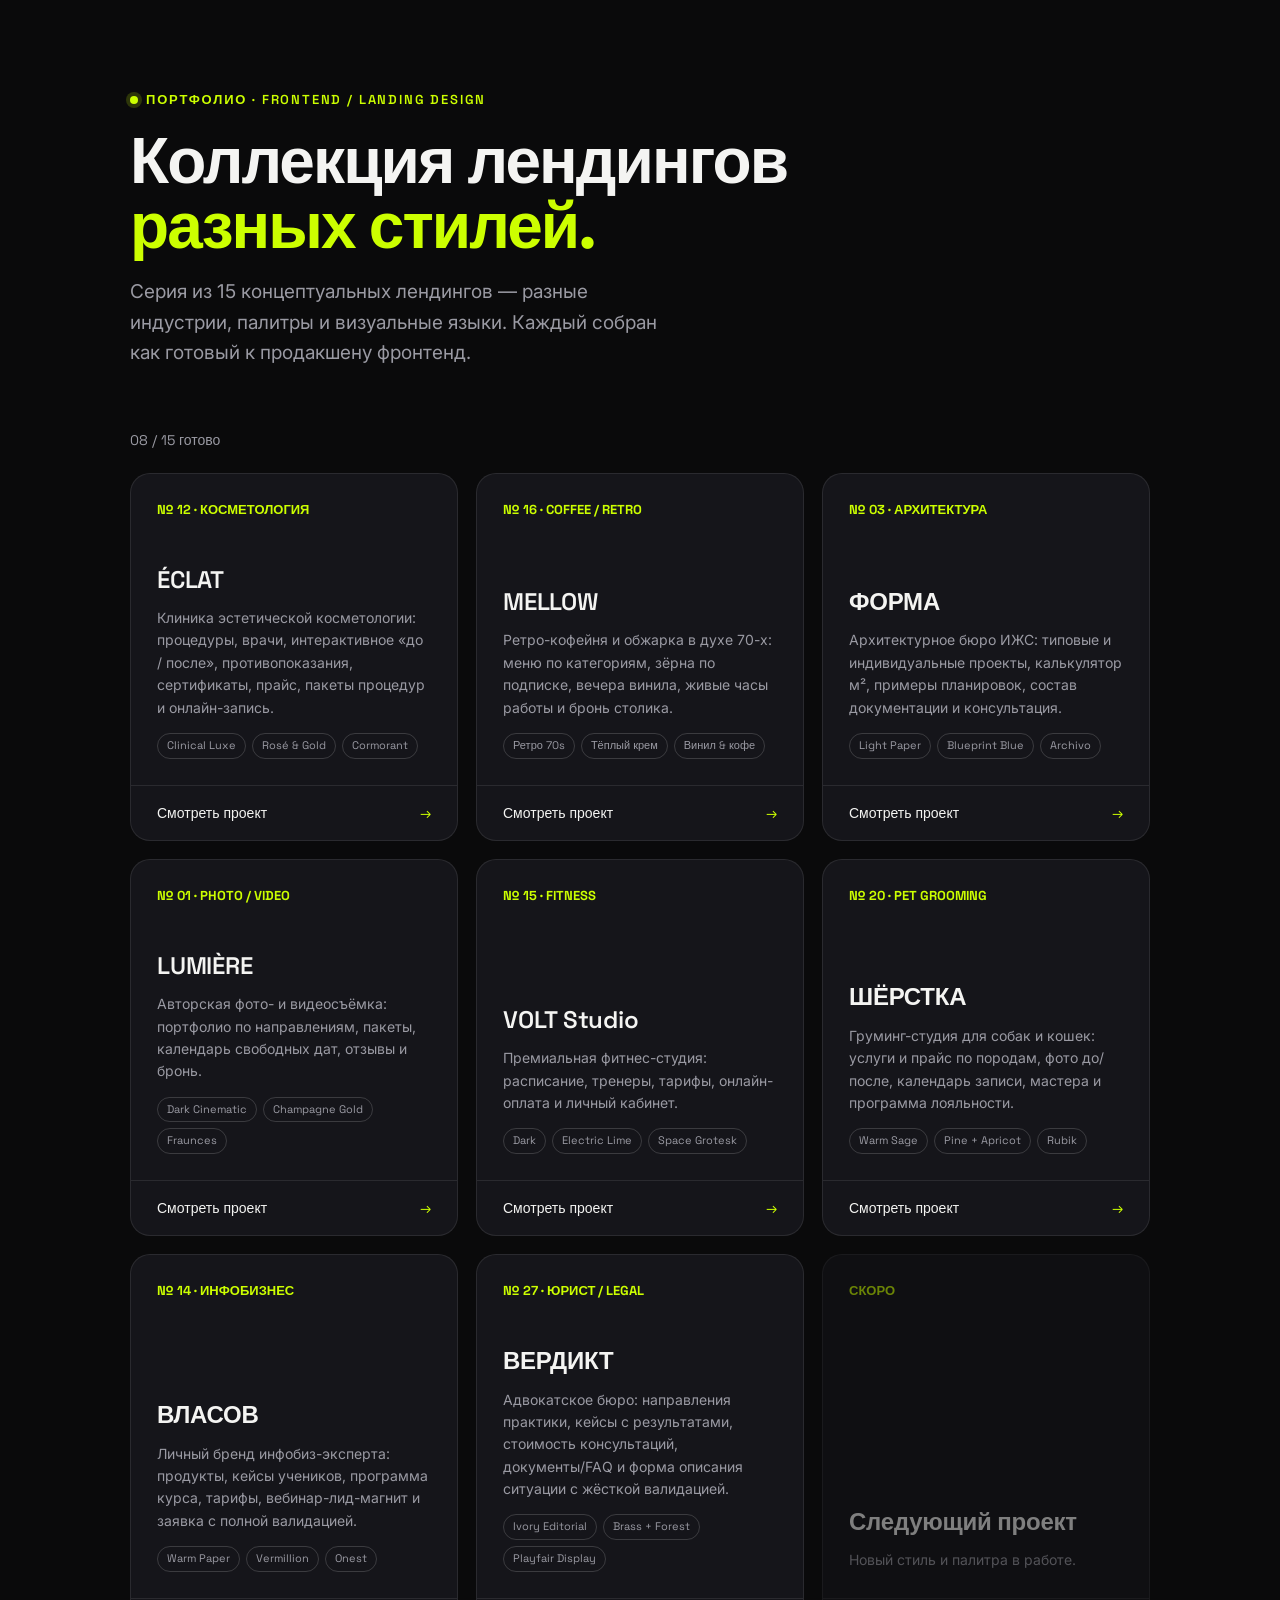
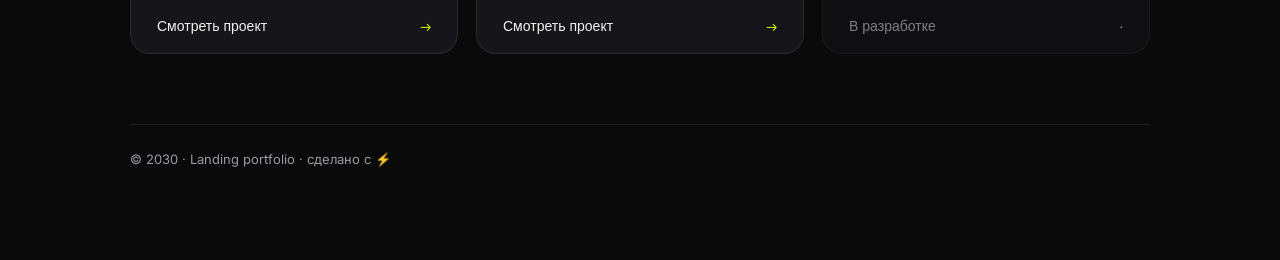
<file: index.html>
<!DOCTYPE html>
<html lang="ru">
<head>
<meta charset="UTF-8" />
<meta name="viewport" content="width=device-width, initial-scale=1.0" />
<title>Портфолио · Лендинги</title>
<link rel="preconnect" href="https://fonts.googleapis.com" />
<link rel="preconnect" href="https://fonts.gstatic.com" crossorigin />
<link href="https://fonts.googleapis.com/css2?family=Space+Grotesk:wght@400;500;600;700&family=Inter:wght@400;500&display=swap" rel="stylesheet" />
<style>
  :root{
    --bg:#0a0a0b; --surface:#15151a; --line:rgba(255,255,255,.09);
    --line2:rgba(255,255,255,.16); --ink:#f4f4f2; --muted:#9a9aa3;
    --accent:#ccff00; --font-d:"Space Grotesk",sans-serif; --font-b:"Inter",sans-serif;
  }
  *{margin:0;padding:0;box-sizing:border-box}
  body{background:var(--bg);color:var(--ink);font-family:var(--font-b);line-height:1.6;
    min-height:100vh;-webkit-font-smoothing:antialiased}
  ::selection{background:var(--accent);color:#000}
  a{color:inherit;text-decoration:none}
  .wrap{max-width:1100px;margin:0 auto;padding:clamp(40px,8vw,90px) clamp(20px,5vw,40px)}
  header{margin-bottom:60px}
  .kicker{font-family:var(--font-d);font-weight:600;font-size:13px;letter-spacing:.14em;
    text-transform:uppercase;color:var(--accent);margin-bottom:18px;display:flex;align-items:center;gap:8px}
  .kicker .dot{width:8px;height:8px;border-radius:50%;background:var(--accent);
    box-shadow:0 0 0 4px rgba(204,255,0,.18)}
  h1{font-family:var(--font-d);font-weight:700;font-size:clamp(34px,6vw,64px);
    line-height:1.02;letter-spacing:-.03em;margin-bottom:18px}
  h1 span{color:var(--accent)}
  .lead{color:var(--muted);font-size:clamp(16px,2vw,19px);max-width:560px}
  .grid{display:grid;grid-template-columns:repeat(auto-fill,minmax(300px,1fr));gap:18px}
  .card{position:relative;background:var(--surface);border:1px solid var(--line);
    border-radius:20px;overflow:hidden;transition:transform .35s cubic-bezier(.22,1,.36,1),border-color .3s;
    display:flex;flex-direction:column;min-height:280px}
  .card:hover{transform:translateY(-8px);border-color:var(--accent)}
  .card.soon{opacity:.5;pointer-events:none}
  .card__top{flex:1;padding:26px;display:flex;flex-direction:column;justify-content:space-between}
  .card__num{font-family:var(--font-d);font-weight:700;font-size:13px;color:var(--accent)}
  .card__title{font-family:var(--font-d);font-weight:600;font-size:24px;letter-spacing:-.01em;margin-top:40px}
  .card__desc{color:var(--muted);font-size:14px;margin-top:8px}
  .card__bar{padding:16px 26px;border-top:1px solid var(--line);display:flex;
    justify-content:space-between;align-items:center;font-family:var(--font-d);font-size:14px}
  .card__bar .go{color:var(--accent)}
  .chips{display:flex;gap:6px;flex-wrap:wrap;margin-top:14px}
  .chip{font-family:var(--font-d);font-size:11px;color:var(--muted);border:1px solid var(--line2);
    padding:3px 9px;border-radius:100px}
  .count{margin:30px 0 22px;color:var(--muted);font-size:14px;font-family:var(--font-d)}
  footer{margin-top:70px;color:var(--muted);font-size:13px;border-top:1px solid var(--line);padding-top:24px}
</style>
</head>
<body>
  <div class="wrap">
    <header>
      <div class="kicker"><span class="dot"></span> Портфолио · Frontend / Landing Design</div>
      <h1>Коллекция лендингов<br/><span>разных стилей.</span></h1>
      <p class="lead">Серия из 15 концептуальных лендингов — разные индустрии, палитры и визуальные языки. Каждый собран как готовый к продакшену фронтенд.</p>
    </header>

    <div class="count">08 / 15 готово</div>

    <div class="grid">
      <a class="card" href="cosmetology/index.html">
        <div class="card__top">
          <div class="card__num">№ 12 · КОСМЕТОЛОГИЯ</div>
          <div>
            <div class="card__title">ÉCLAT</div>
            <div class="card__desc">Клиника эстетической косметологии: процедуры, врачи, интерактивное «до / после», противопоказания, сертификаты, прайс, пакеты процедур и онлайн-запись.</div>
            <div class="chips"><span class="chip">Clinical Luxe</span><span class="chip">Rosé &amp; Gold</span><span class="chip">Cormorant</span></div>
          </div>
        </div>
        <div class="card__bar"><span>Смотреть проект</span><span class="go">→</span></div>
      </a>

      <a class="card" href="mellow/index.html">
        <div class="card__top">
          <div class="card__num">№ 16 · COFFEE / RETRO</div>
          <div>
            <div class="card__title">MELLOW</div>
            <div class="card__desc">Ретро-кофейня и обжарка в духе 70-х: меню по категориям, зёрна по подписке, вечера винила, живые часы работы и бронь столика.</div>
            <div class="chips"><span class="chip">Ретро 70s</span><span class="chip">Тёплый крем</span><span class="chip">Винил &amp; кофе</span></div>
          </div>
        </div>
        <div class="card__bar"><span>Смотреть проект</span><span class="go">→</span></div>
      </a>

      <a class="card" href="architecture/index.html">
        <div class="card__top">
          <div class="card__num">№ 03 · АРХИТЕКТУРА</div>
          <div>
            <div class="card__title">ФОРМА</div>
            <div class="card__desc">Архитектурное бюро ИЖС: типовые и индивидуальные проекты, калькулятор м², примеры планировок, состав документации и консультация.</div>
            <div class="chips"><span class="chip">Light Paper</span><span class="chip">Blueprint Blue</span><span class="chip">Archivo</span></div>
          </div>
        </div>
        <div class="card__bar"><span>Смотреть проект</span><span class="go">→</span></div>
      </a>

      <a class="card" href="lumiere/index.html">
        <div class="card__top">
          <div class="card__num">№ 01 · PHOTO / VIDEO</div>
          <div>
            <div class="card__title">LUMIÈRE</div>
            <div class="card__desc">Авторская фото- и видеосъёмка: портфолио по направлениям, пакеты, календарь свободных дат, отзывы и бронь.</div>
            <div class="chips"><span class="chip">Dark Cinematic</span><span class="chip">Champagne Gold</span><span class="chip">Fraunces</span></div>
          </div>
        </div>
        <div class="card__bar"><span>Смотреть проект</span><span class="go">→</span></div>
      </a>

      <a class="card" href="fitness-studio/index.html">
        <div class="card__top">
          <div class="card__num">№ 15 · FITNESS</div>
          <div>
            <div class="card__title">VOLT Studio</div>
            <div class="card__desc">Премиальная фитнес-студия: расписание, тренеры, тарифы, онлайн-оплата и личный кабинет.</div>
            <div class="chips"><span class="chip">Dark</span><span class="chip">Electric Lime</span><span class="chip">Space Grotesk</span></div>
          </div>
        </div>
        <div class="card__bar"><span>Смотреть проект</span><span class="go">→</span></div>
      </a>

      <a class="card" href="grooming-salon/index.html">
        <div class="card__top">
          <div class="card__num">№ 20 · PET GROOMING</div>
          <div>
            <div class="card__title">ШЁРСТКА</div>
            <div class="card__desc">Груминг-студия для собак и кошек: услуги и прайс по породам, фото до/после, календарь записи, мастера и программа лояльности.</div>
            <div class="chips"><span class="chip">Warm Sage</span><span class="chip">Pine + Apricot</span><span class="chip">Rubik</span></div>
          </div>
        </div>
        <div class="card__bar"><span>Смотреть проект</span><span class="go">→</span></div>
      </a>

      <a class="card" href="expert-mentor/index.html">
        <div class="card__top">
          <div class="card__num">№ 14 · ИНФОБИЗНЕС</div>
          <div>
            <div class="card__title">ВЛАСОВ</div>
            <div class="card__desc">Личный бренд инфобиз-эксперта: продукты, кейсы учеников, программа курса, тарифы, вебинар-лид-магнит и заявка с полной валидацией.</div>
            <div class="chips"><span class="chip">Warm Paper</span><span class="chip">Vermillion</span><span class="chip">Onest</span></div>
          </div>
        </div>
        <div class="card__bar"><span>Смотреть проект</span><span class="go">→</span></div>
      </a>

      <a class="card" href="legal-services/index.html">
        <div class="card__top">
          <div class="card__num">№ 27 · ЮРИСТ / LEGAL</div>
          <div>
            <div class="card__title">ВЕРДИКТ</div>
            <div class="card__desc">Адвокатское бюро: направления практики, кейсы с результатами, стоимость консультаций, документы/FAQ и форма описания ситуации с жёсткой валидацией.</div>
            <div class="chips"><span class="chip">Ivory Editorial</span><span class="chip">Brass + Forest</span><span class="chip">Playfair Display</span></div>
          </div>
        </div>
        <div class="card__bar"><span>Смотреть проект</span><span class="go">→</span></div>
      </a>

      <div class="card soon">
        <div class="card__top">
          <div class="card__num">СКОРО</div>
          <div>
            <div class="card__title">Следующий проект</div>
            <div class="card__desc">Новый стиль и палитра в работе.</div>
          </div>
        </div>
        <div class="card__bar"><span>В разработке</span><span>·</span></div>
      </div>
    </div>

    <footer>© 2030 · Landing portfolio · сделано с ⚡</footer>
  </div>
</body>
</html>
</file>
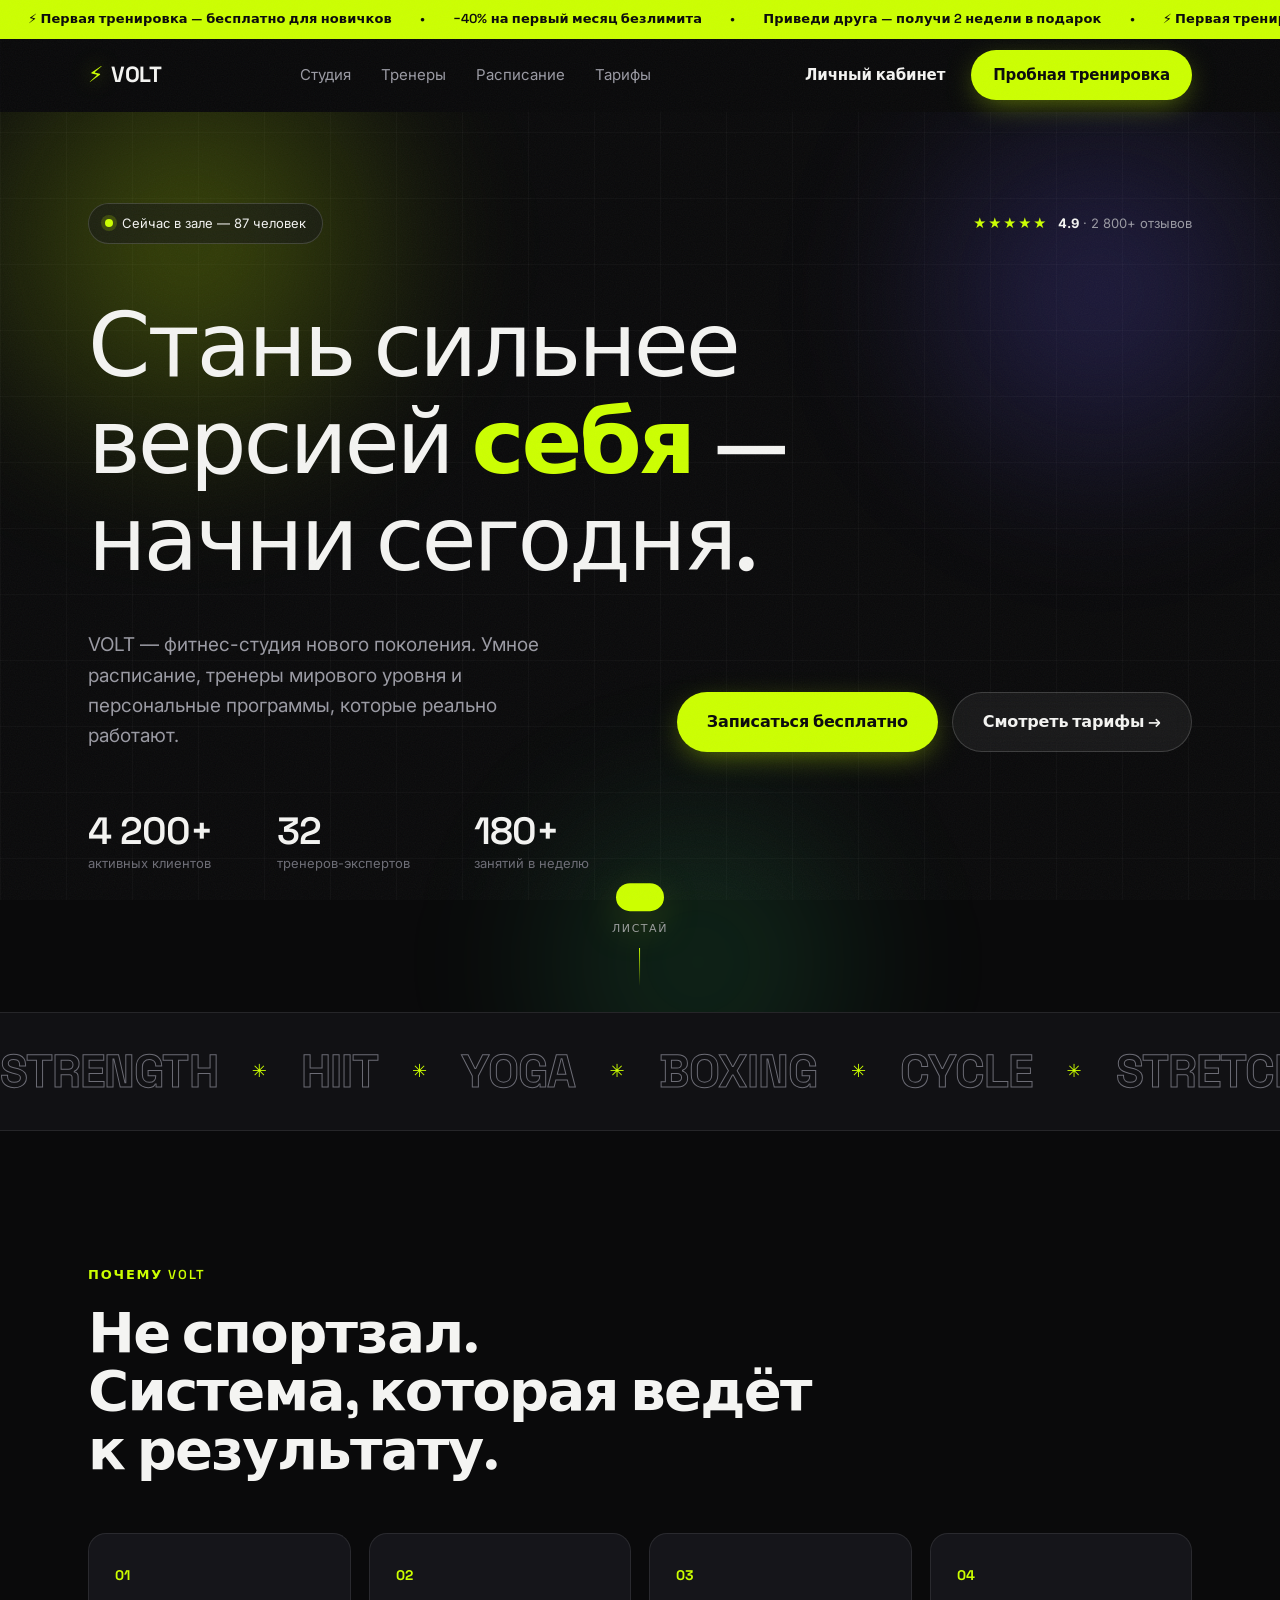
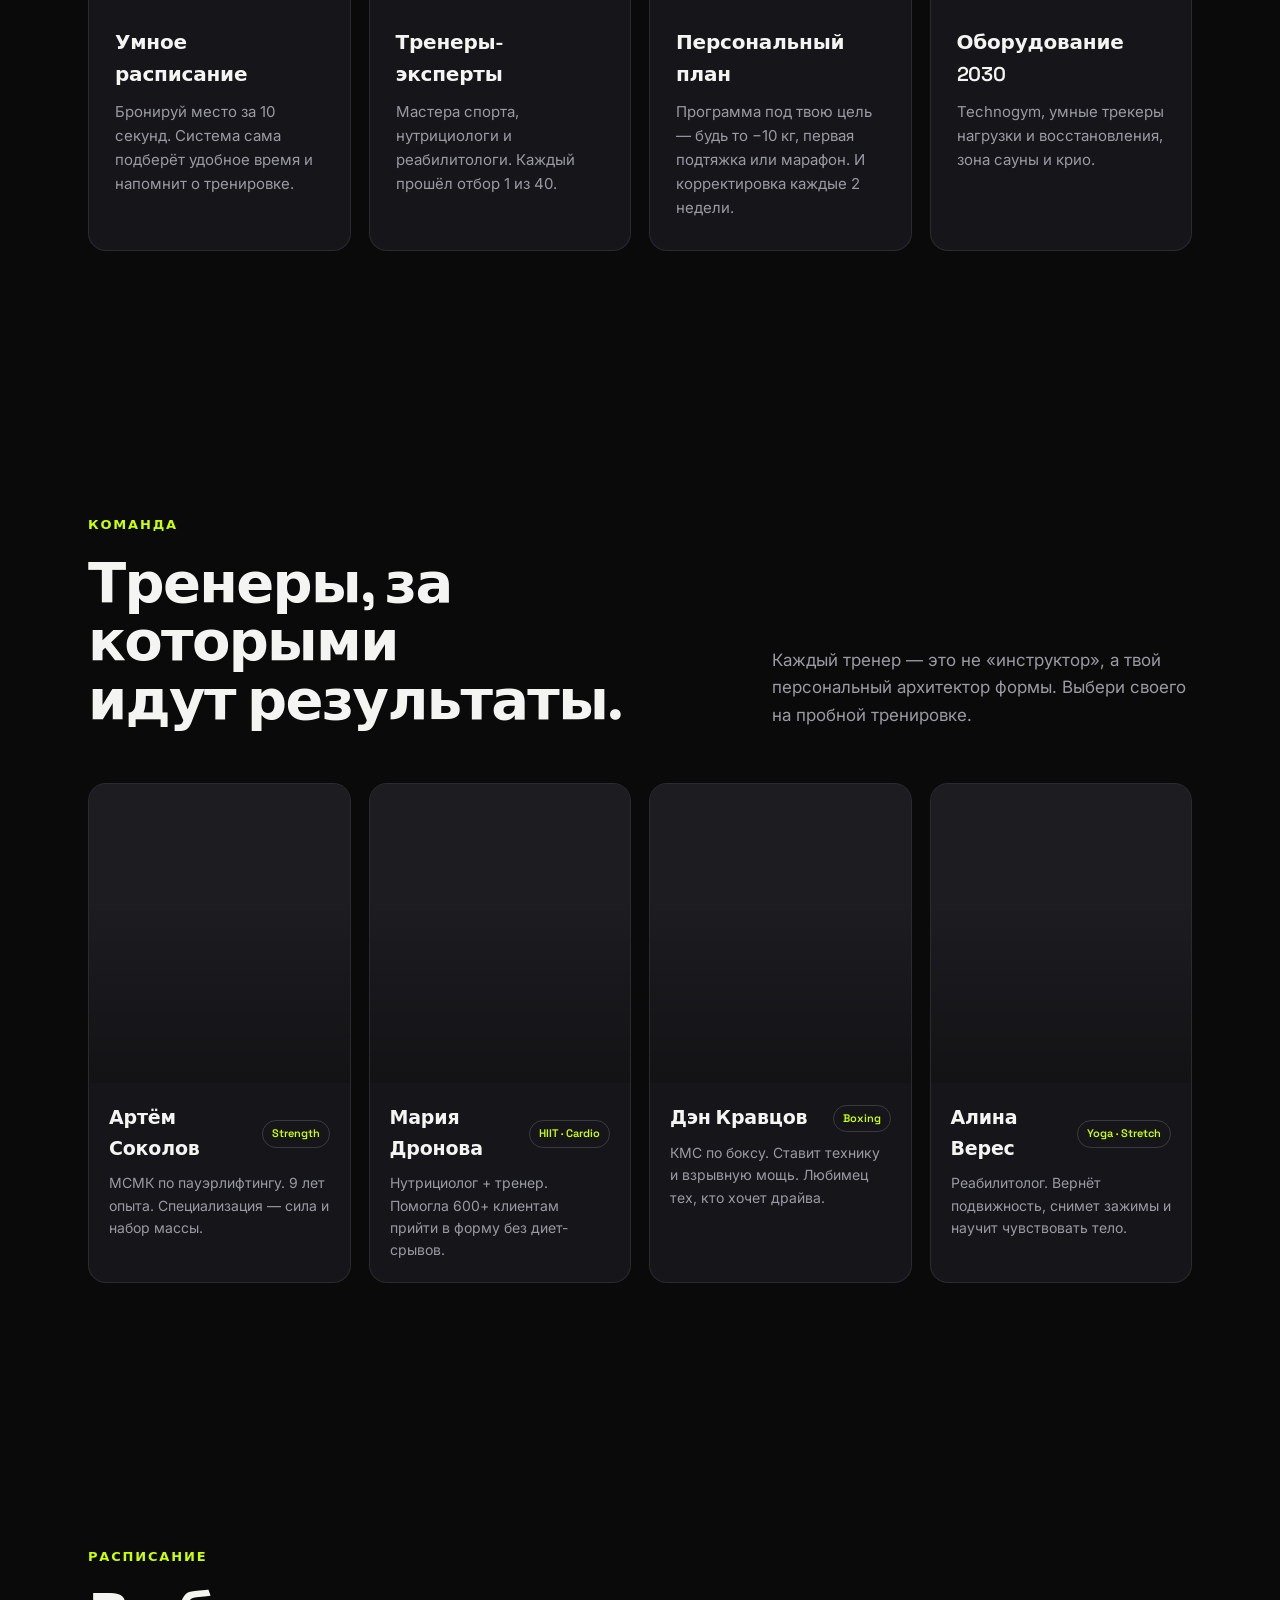
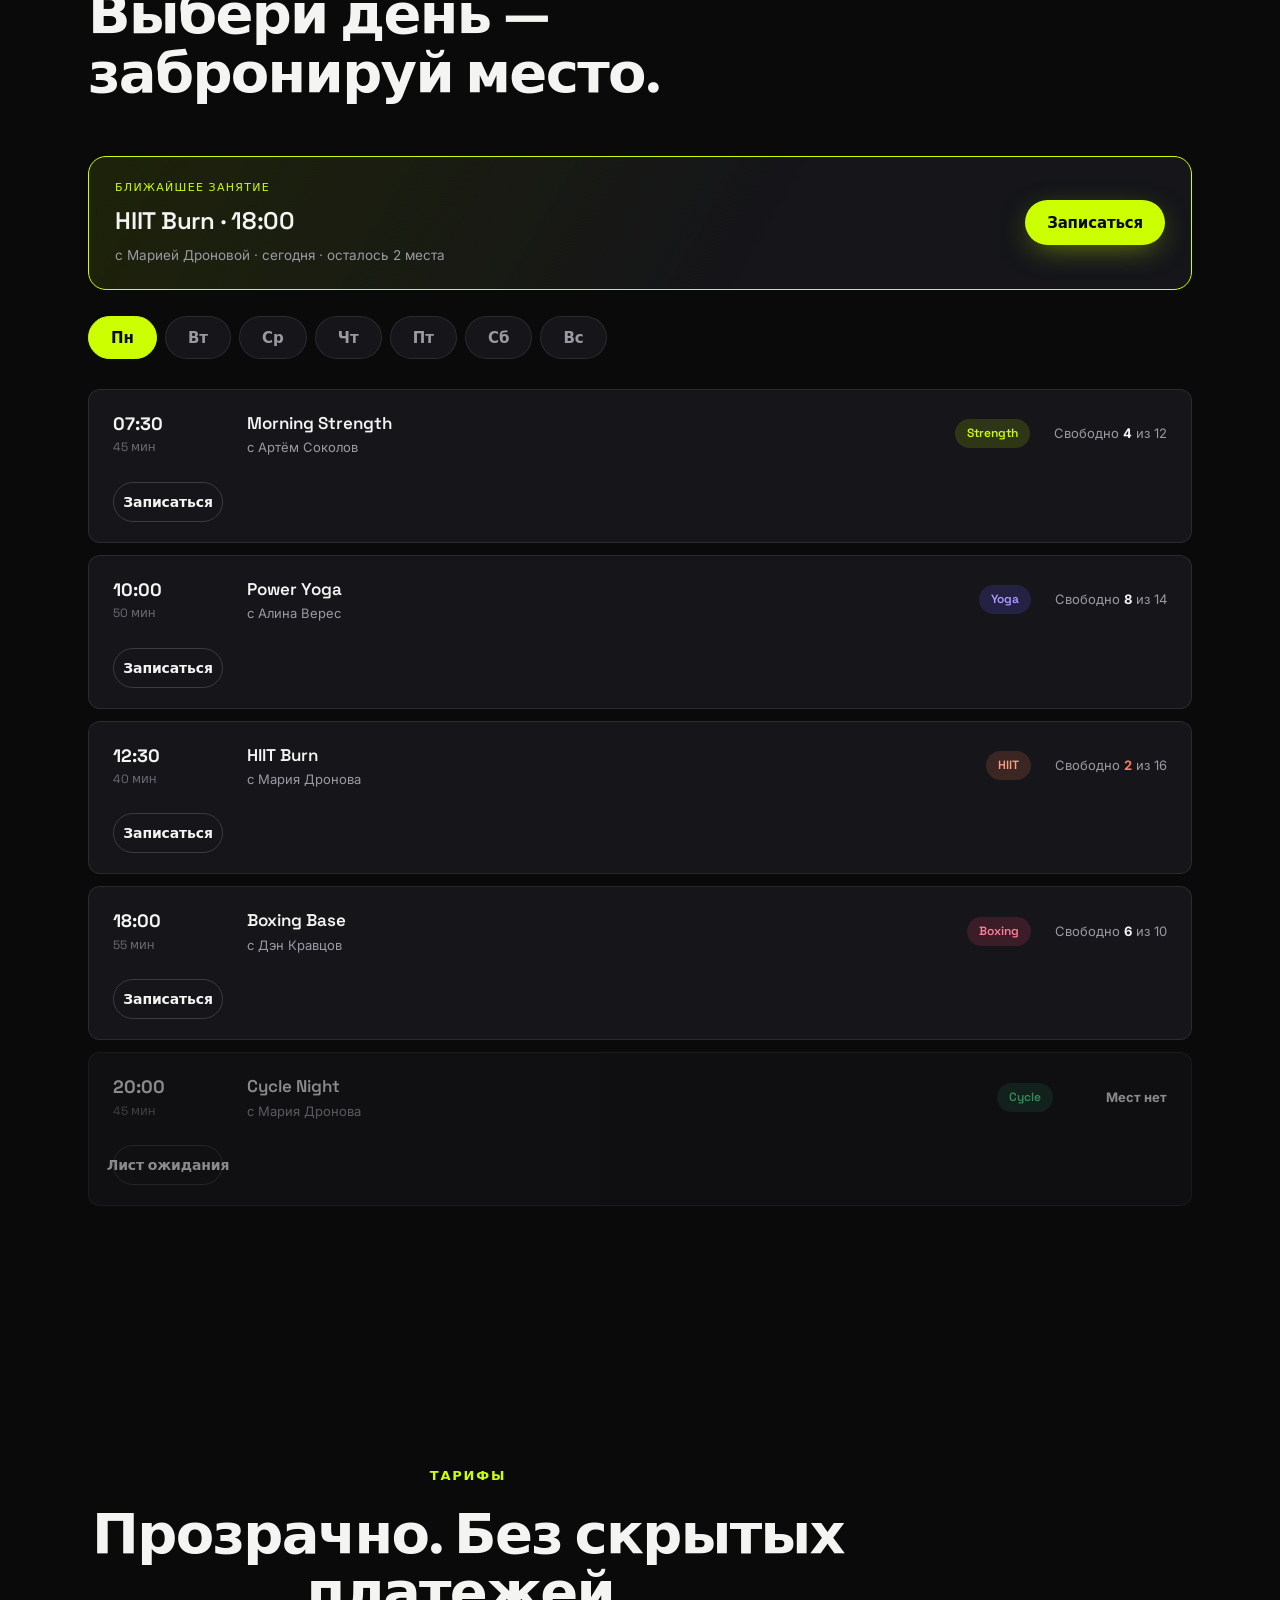
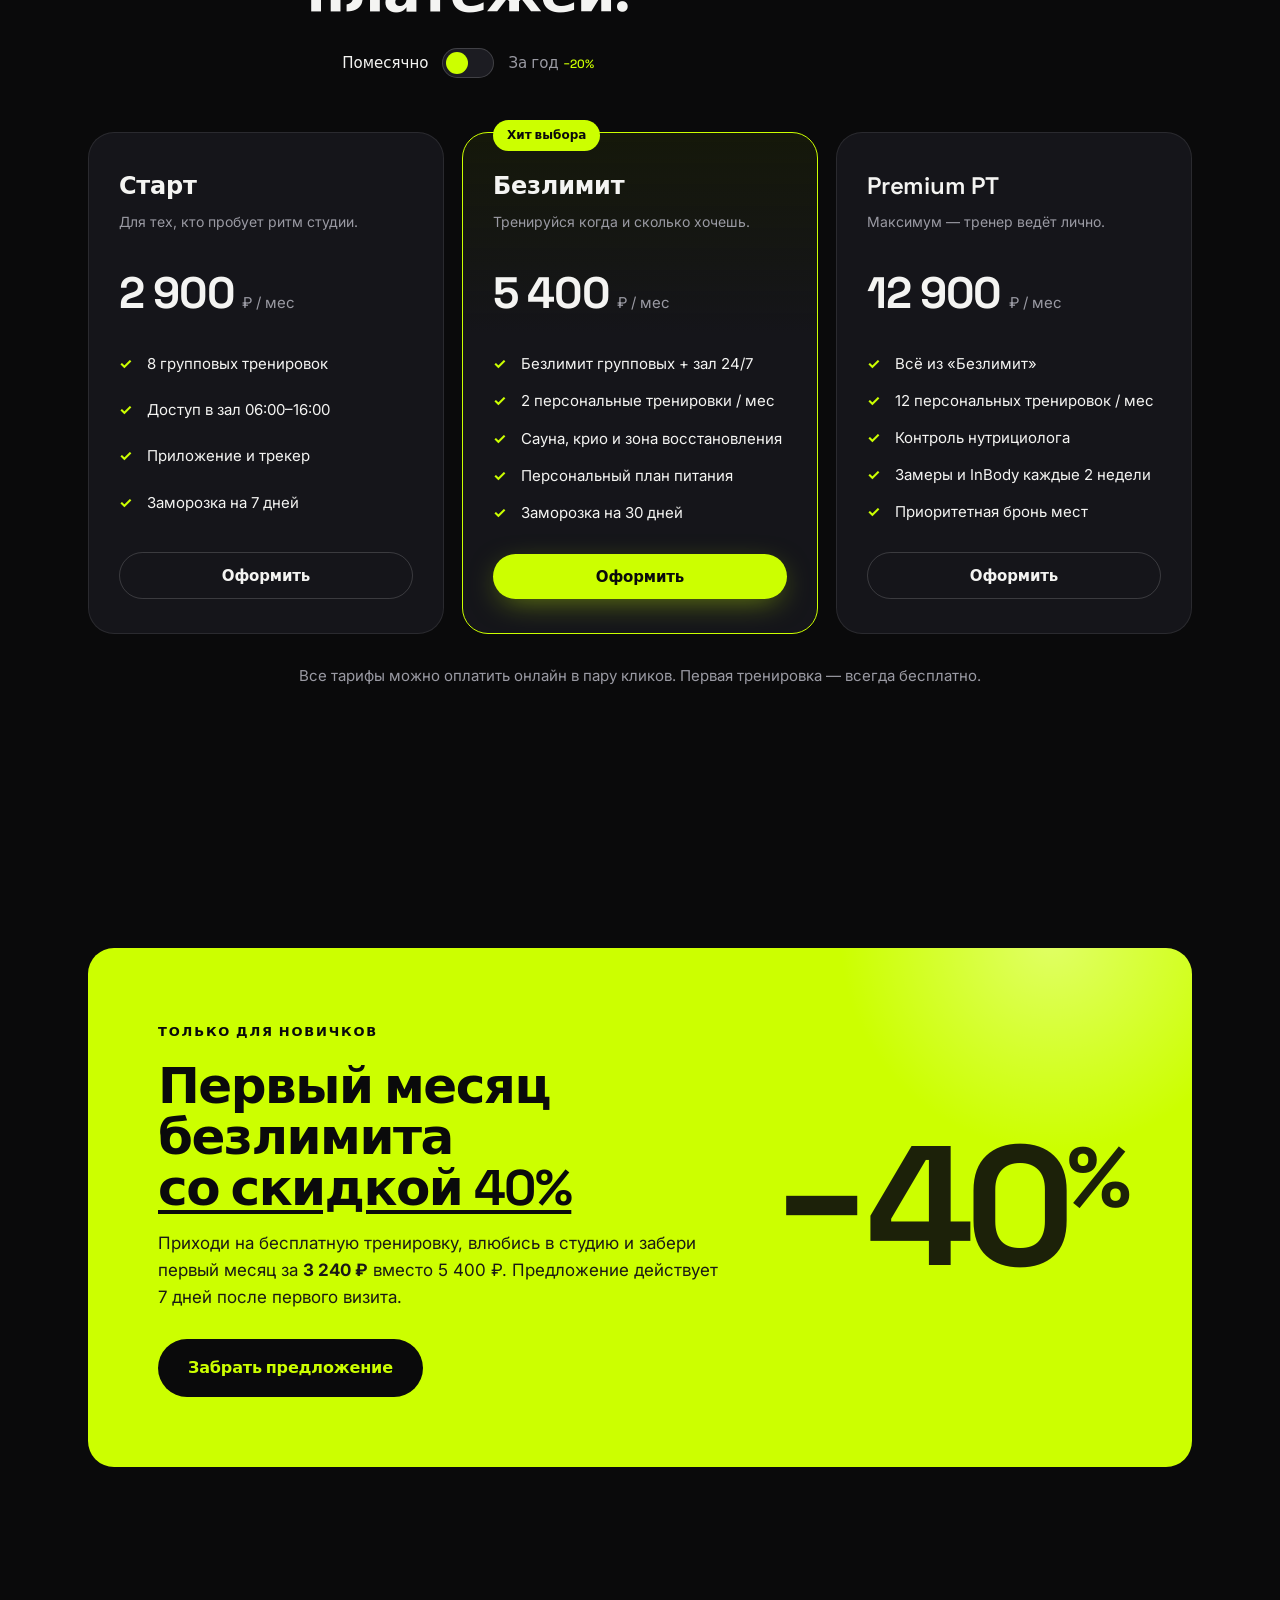
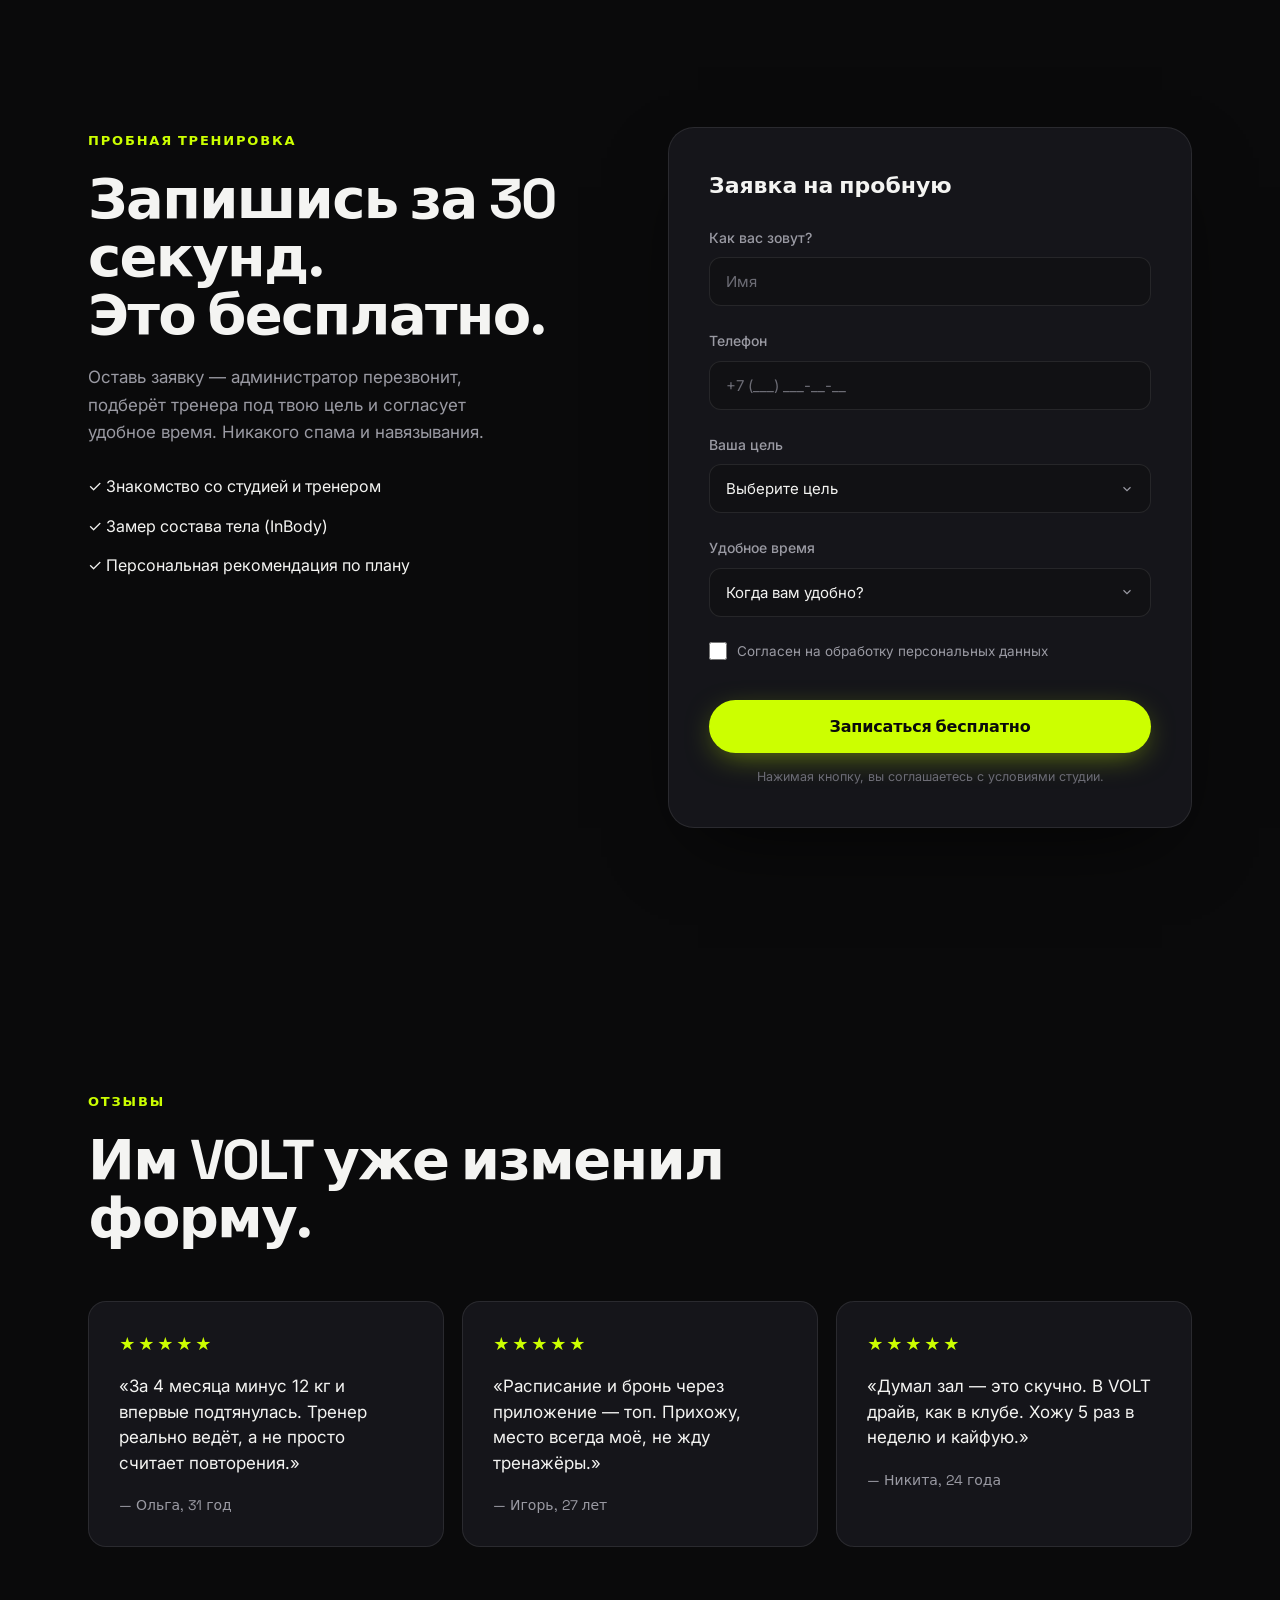
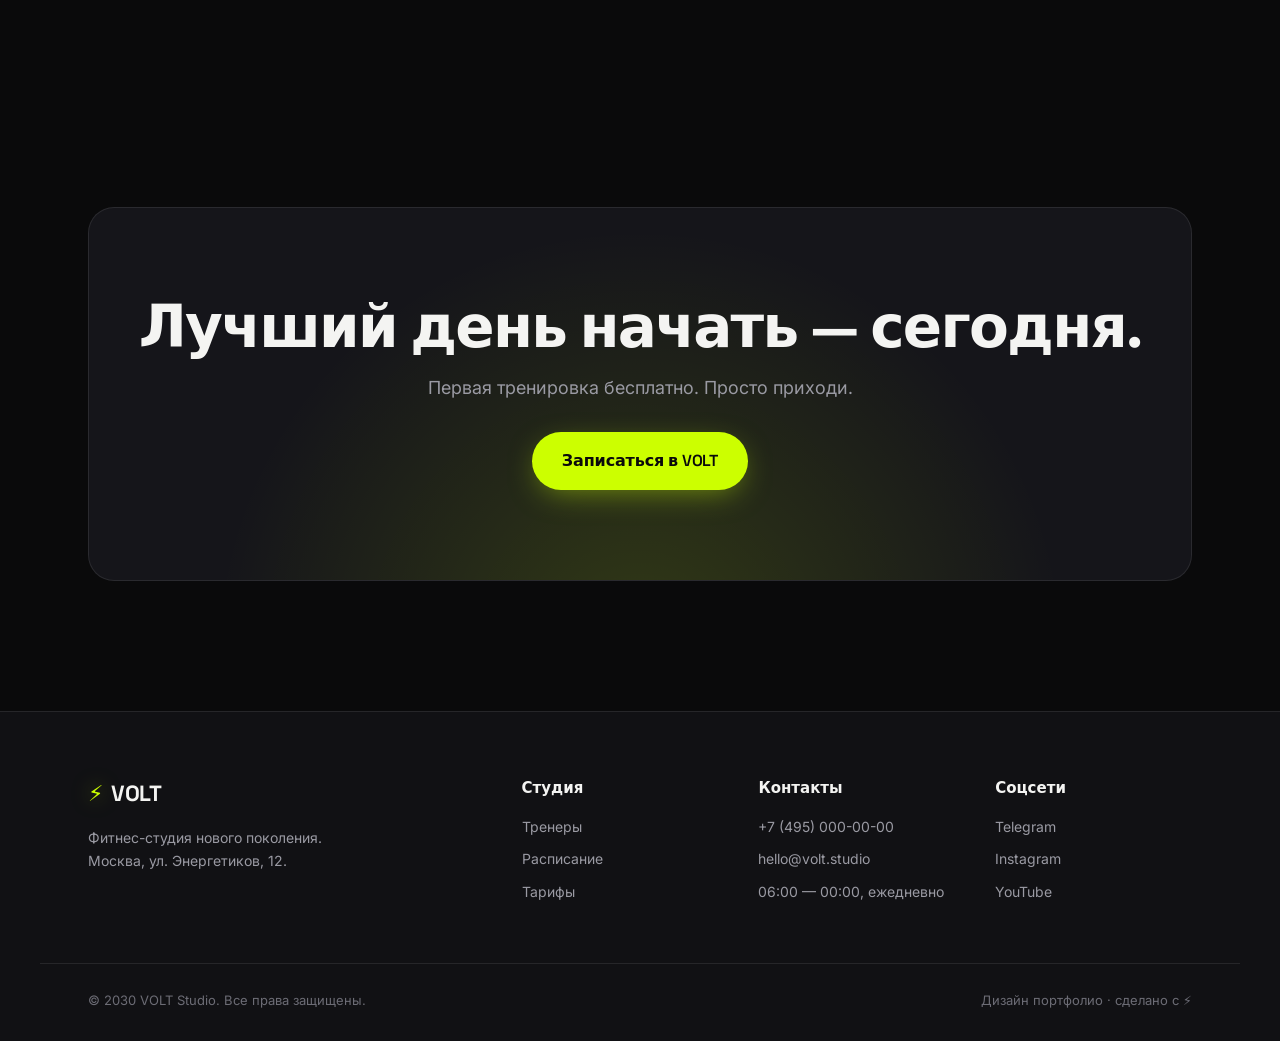
<file: fitness-studio/index.html>
<!DOCTYPE html>
<html lang="ru">
<head>
<meta charset="UTF-8" />
<meta name="viewport" content="width=device-width, initial-scale=1.0" />
<meta name="theme-color" content="#0a0a0a" />
<title>VOLT — премиальная фитнес-студия</title>
<meta name="description" content="VOLT — фитнес-студия нового поколения. Тренеры мирового уровня, умное расписание, безлимит и персональные программы. Первая тренировка — бесплатно." />
<link rel="preconnect" href="https://fonts.googleapis.com" />
<link rel="preconnect" href="https://fonts.gstatic.com" crossorigin />
<link href="https://fonts.googleapis.com/css2?family=Space+Grotesk:wght@400;500;600;700&family=Inter:wght@400;500;600&display=swap" rel="stylesheet" />
<link rel="stylesheet" href="styles.css" />
</head>
<body>

<!-- ============ GLOBAL FX OVERLAYS ============ -->
<div class="scroll-progress" id="scrollProgress" aria-hidden="true"></div>
<div class="cursor-glow" id="cursorGlow" aria-hidden="true"></div>
<div class="grain" aria-hidden="true"></div>

<!-- ============ PROMO BAR ============ -->
<div class="promobar" id="promobar">
  <div class="promobar__track">
    <span>⚡ Первая тренировка — бесплатно для новичков</span>
    <span>•</span>
    <span>−40% на первый месяц безлимита</span>
    <span>•</span>
    <span>Приведи друга — получи 2 недели в подарок</span>
    <span>•</span>
    <span>⚡ Первая тренировка — бесплатно для новичков</span>
    <span>•</span>
    <span>−40% на первый месяц безлимита</span>
    <span>•</span>
    <span>Приведи друга — получи 2 недели в подарок</span>
    <span>•</span>
  </div>
</div>

<!-- ============ NAV ============ -->
<header class="nav" id="nav">
  <div class="container nav__inner">
    <a href="#hero" class="brand" aria-label="VOLT — на главную">
      <span class="brand__mark">⚡</span>
      <span class="brand__name">VOLT</span>
    </a>
    <nav class="nav__links" aria-label="Главное меню">
      <a href="#studio">Студия</a>
      <a href="#trainers">Тренеры</a>
      <a href="#schedule">Расписание</a>
      <a href="#pricing">Тарифы</a>
    </nav>
    <div class="nav__actions">
      <button class="btn btn--ghost" id="openCabinet">Личный кабинет</button>
      <a href="#trial" class="btn btn--solid">Пробная тренировка</a>
      <button class="burger" id="burger" aria-label="Меню" aria-expanded="false">
        <span></span><span></span><span></span>
      </button>
    </div>
  </div>
</header>

<!-- Mobile menu -->
<div class="mobilemenu" id="mobilemenu" aria-hidden="true">
  <a href="#studio">Студия</a>
  <a href="#trainers">Тренеры</a>
  <a href="#schedule">Расписание</a>
  <a href="#pricing">Тарифы</a>
  <button class="btn btn--ghost" id="openCabinetMobile">Личный кабинет</button>
  <a href="#trial" class="btn btn--solid">Пробная тренировка</a>
</div>

<main>

<!-- ============ HERO ============ -->
<section class="hero" id="hero">
  <!-- animated aurora background -->
  <div class="aurora" aria-hidden="true">
    <span class="aurora__blob a1"></span>
    <span class="aurora__blob a2"></span>
    <span class="aurora__blob a3"></span>
  </div>

  <div class="container hero__inner">
    <div class="hero__top">
      <div class="hero__badge">
        <span class="dot"></span> Сейчас в зале — 87 человек
      </div>
      <div class="hero__rating">
        <span class="stars">★★★★★</span>
        <span><b>4.9</b> &middot; 2&nbsp;800+ отзывов</span>
      </div>
    </div>

    <h1 class="hero__title">
      <span class="line"><span>Стань сильнее</span></span>
      <span class="line"><span>версией <i class="accentword">себя</i> —</span></span>
      <span class="line"><span>начни сегодня.</span></span>
    </h1>

    <div class="hero__bottom">
      <p class="hero__sub">
        VOLT — фитнес-студия нового поколения. Умное расписание, тренеры мирового
        уровня и персональные программы, которые реально работают.
      </p>
      <div class="hero__cta">
        <a href="#trial" class="btn btn--solid btn--lg magnetic">Записаться бесплатно</a>
        <a href="#pricing" class="btn btn--glass btn--lg magnetic">Смотреть тарифы →</a>
      </div>
    </div>

    <div class="hero__stats">
      <div class="hstat"><b data-count="4200" data-suffix="+">0</b><span>активных клиентов</span></div>
      <div class="hstat"><b data-count="32">0</b><span>тренеров-экспертов</span></div>
      <div class="hstat"><b data-count="180" data-suffix="+">0</b><span>занятий в неделю</span></div>
    </div>
  </div>

  <a href="#studio" class="hero__scroll" aria-label="Листать вниз">
    <span>Листай</span>
    <i></i>
  </a>
</section>

<!-- ============ MARQUEE ============ -->
<div class="marquee" aria-hidden="true">
  <div class="marquee__track">
    <span>STRENGTH</span><i>✳</i><span>HIIT</span><i>✳</i><span>YOGA</span><i>✳</i><span>BOXING</span><i>✳</i><span>CYCLE</span><i>✳</i><span>STRETCH</span><i>✳</i><span>PILATES</span><i>✳</i><span>FUNCTIONAL</span><i>✳</i>
    <span>STRENGTH</span><i>✳</i><span>HIIT</span><i>✳</i><span>YOGA</span><i>✳</i><span>BOXING</span><i>✳</i><span>CYCLE</span><i>✳</i><span>STRETCH</span><i>✳</i><span>PILATES</span><i>✳</i><span>FUNCTIONAL</span><i>✳</i>
  </div>
</div>

<!-- ============ STUDIO / WHY ============ -->
<section class="studio section" id="studio">
  <div class="container">
    <div class="section__head">
      <span class="eyebrow reveal">Почему VOLT</span>
      <h2 class="section__title reveal">Не спортзал. <br/>Система, которая ведёт к результату.</h2>
    </div>
    <div class="features">
      <article class="feature reveal">
        <div class="feature__num">01</div>
        <h3>Умное расписание</h3>
        <p>Бронируй место за 10 секунд. Система сама подберёт удобное время и напомнит о тренировке.</p>
      </article>
      <article class="feature reveal">
        <div class="feature__num">02</div>
        <h3>Тренеры-эксперты</h3>
        <p>Мастера спорта, нутрициологи и реабилитологи. Каждый прошёл отбор 1 из 40.</p>
      </article>
      <article class="feature reveal">
        <div class="feature__num">03</div>
        <h3>Персональный план</h3>
        <p>Программа под твою цель — будь то −10 кг, первая подтяжка или марафон. И корректировка каждые 2 недели.</p>
      </article>
      <article class="feature reveal">
        <div class="feature__num">04</div>
        <h3>Оборудование 2030</h3>
        <p>Technogym, умные трекеры нагрузки и восстановления, зона сауны и крио.</p>
      </article>
    </div>
  </div>
</section>

<!-- ============ TRAINERS ============ -->
<section class="trainers section" id="trainers">
  <div class="container">
    <div class="section__head section__head--row">
      <div>
        <span class="eyebrow reveal">Команда</span>
        <h2 class="section__title reveal">Тренеры, за которыми<br/>идут результаты.</h2>
      </div>
      <p class="section__lead reveal">Каждый тренер — это не «инструктор», а твой персональный архитектор формы. Выбери своего на пробной тренировке.</p>
    </div>
    <div class="trainers__grid">
      <article class="tcard reveal" style="--ph:url('https://images.unsplash.com/photo-1594381898411-846e7d193883?w=700&q=80&auto=format&fit=crop')">
        <div class="tcard__img"></div>
        <div class="tcard__body">
          <div class="tcard__top"><h3>Артём Соколов</h3><span class="tag">Strength</span></div>
          <p>МСМК по пауэрлифтингу. 9 лет опыта. Специализация — сила и набор массы.</p>
        </div>
      </article>
      <article class="tcard reveal" style="--ph:url('https://images.unsplash.com/photo-1571019613454-1cb2f99b2d8b?w=700&q=80&auto=format&fit=crop')">
        <div class="tcard__img"></div>
        <div class="tcard__body">
          <div class="tcard__top"><h3>Мария Дронова</h3><span class="tag">HIIT · Cardio</span></div>
          <p>Нутрициолог + тренер. Помогла 600+ клиентам прийти в форму без диет-срывов.</p>
        </div>
      </article>
      <article class="tcard reveal" style="--ph:url('https://images.unsplash.com/photo-1567013127542-490d757e51fc?w=700&q=80&auto=format&fit=crop')">
        <div class="tcard__img"></div>
        <div class="tcard__body">
          <div class="tcard__top"><h3>Дэн Кравцов</h3><span class="tag">Boxing</span></div>
          <p>КМС по боксу. Ставит технику и взрывную мощь. Любимец тех, кто хочет драйва.</p>
        </div>
      </article>
      <article class="tcard reveal" style="--ph:url('https://images.unsplash.com/photo-1518611012118-696072aa579a?w=700&q=80&auto=format&fit=crop')">
        <div class="tcard__img"></div>
        <div class="tcard__body">
          <div class="tcard__top"><h3>Алина Верес</h3><span class="tag">Yoga · Stretch</span></div>
          <p>Реабилитолог. Вернёт подвижность, снимет зажимы и научит чувствовать тело.</p>
        </div>
      </article>
    </div>
  </div>
</section>

<!-- ============ SCHEDULE ============ -->
<section class="schedule section" id="schedule">
  <div class="container">
    <div class="section__head">
      <span class="eyebrow reveal">Расписание</span>
      <h2 class="section__title reveal">Выбери день — забронируй место.</h2>
    </div>

    <div class="schedule__featured reveal">
      <div class="schedule__featured-info">
        <span class="bento__label">Ближайшее занятие</span>
        <strong>HIIT Burn · 18:00</strong>
        <span class="schedule__featured-meta">с Марией Дроновой · сегодня · осталось 2 места</span>
      </div>
      <button class="btn btn--solid magnetic" id="featuredBook">Записаться</button>
    </div>

    <div class="schedule__tabs reveal" id="dayTabs" role="tablist">
      <button class="daytab is-active" data-day="mon">Пн</button>
      <button class="daytab" data-day="tue">Вт</button>
      <button class="daytab" data-day="wed">Ср</button>
      <button class="daytab" data-day="thu">Чт</button>
      <button class="daytab" data-day="fri">Пт</button>
      <button class="daytab" data-day="sat">Сб</button>
      <button class="daytab" data-day="sun">Вс</button>
    </div>

    <div class="schedule__list reveal" id="scheduleList">
      <!-- injected by JS -->
    </div>
  </div>
</section>

<!-- ============ PRICING ============ -->
<section class="pricing section" id="pricing">
  <div class="container">
    <div class="section__head">
      <span class="eyebrow reveal">Тарифы</span>
      <h2 class="section__title reveal">Прозрачно. Без скрытых платежей.</h2>
      <div class="billing-toggle reveal">
        <span class="is-active" id="labMonth">Помесячно</span>
        <button class="switch" id="billingSwitch" aria-label="Переключить период оплаты"><span></span></button>
        <span id="labYear">За год <em>−20%</em></span>
      </div>
    </div>

    <div class="plans">
      <article class="plan reveal">
        <div class="plan__head">
          <h3>Старт</h3>
          <p>Для тех, кто пробует ритм студии.</p>
        </div>
        <div class="plan__price"><b class="amount" data-m="2900" data-y="2320">2 900</b> <span>₽ / мес</span></div>
        <ul class="plan__list">
          <li>8 групповых тренировок</li>
          <li>Доступ в зал 06:00–16:00</li>
          <li>Приложение и трекер</li>
          <li>Заморозка на 7 дней</li>
        </ul>
        <button class="btn btn--outline btn--block plan__buy" data-plan="Старт" data-amount-m="2900" data-amount-y="2320">Оформить</button>
      </article>

      <article class="plan plan--popular reveal">
        <div class="plan__flag">Хит выбора</div>
        <div class="plan__head">
          <h3>Безлимит</h3>
          <p>Тренируйся когда и сколько хочешь.</p>
        </div>
        <div class="plan__price"><b class="amount" data-m="5400" data-y="4320">5 400</b> <span>₽ / мес</span></div>
        <ul class="plan__list">
          <li>Безлимит групповых + зал 24/7</li>
          <li>2 персональные тренировки / мес</li>
          <li>Сауна, крио и зона восстановления</li>
          <li>Персональный план питания</li>
          <li>Заморозка на 30 дней</li>
        </ul>
        <button class="btn btn--solid btn--block plan__buy" data-plan="Безлимит" data-amount-m="5400" data-amount-y="4320">Оформить</button>
      </article>

      <article class="plan reveal">
        <div class="plan__head">
          <h3>Premium PT</h3>
          <p>Максимум — тренер ведёт лично.</p>
        </div>
        <div class="plan__price"><b class="amount" data-m="12900" data-y="10320">12 900</b> <span>₽ / мес</span></div>
        <ul class="plan__list">
          <li>Всё из «Безлимит»</li>
          <li>12 персональных тренировок / мес</li>
          <li>Контроль нутрициолога</li>
          <li>Замеры и InBody каждые 2 недели</li>
          <li>Приоритетная бронь мест</li>
        </ul>
        <button class="btn btn--outline btn--block plan__buy" data-plan="Premium PT" data-amount-m="12900" data-amount-y="10320">Оформить</button>
      </article>
    </div>
    <p class="pricing__note reveal">Все тарифы можно оплатить онлайн в пару кликов. Первая тренировка — всегда бесплатно.</p>
  </div>
</section>

<!-- ============ PROMO / NEWCOMERS ============ -->
<section class="promo section">
  <div class="container">
    <div class="promo__box reveal">
      <div class="promo__glow"></div>
      <div class="promo__content">
        <span class="eyebrow eyebrow--light">Только для новичков</span>
        <h2>Первый месяц безлимита<br/><span class="accentword">со скидкой 40%</span></h2>
        <p>Приходи на бесплатную тренировку, влюбись в студию и забери первый месяц за <b>3 240 ₽</b> вместо 5 400 ₽. Предложение действует 7 дней после первого визита.</p>
        <a href="#trial" class="btn btn--solid btn--lg">Забрать предложение</a>
      </div>
      <div class="promo__big">−40<span>%</span></div>
    </div>
  </div>
</section>

<!-- ============ TRIAL FORM ============ -->
<section class="trial section" id="trial">
  <div class="container trial__inner">
    <div class="trial__copy reveal">
      <span class="eyebrow">Пробная тренировка</span>
      <h2 class="section__title">Запишись за 30 секунд.<br/>Это бесплатно.</h2>
      <p>Оставь заявку — администратор перезвонит, подберёт тренера под твою цель и согласует удобное время. Никакого спама и навязывания.</p>
      <ul class="trial__perks">
        <li>✓ Знакомство со студией и тренером</li>
        <li>✓ Замер состава тела (InBody)</li>
        <li>✓ Персональная рекомендация по плану</li>
      </ul>
    </div>

    <form class="trial__form reveal" id="trialForm" novalidate>
      <h3>Заявка на пробную</h3>

      <div class="field">
        <label for="name">Как вас зовут?</label>
        <input type="text" id="name" name="name" placeholder="Имя" autocomplete="name" />
        <span class="error" data-for="name"></span>
      </div>

      <div class="field">
        <label for="phone">Телефон</label>
        <input type="tel" id="phone" name="phone" placeholder="+7 (___) ___-__-__" autocomplete="tel" inputmode="tel" />
        <span class="error" data-for="phone"></span>
      </div>

      <div class="field">
        <label for="goal">Ваша цель</label>
        <select id="goal" name="goal">
          <option value="">Выберите цель</option>
          <option>Похудеть</option>
          <option>Набрать мышечную массу</option>
          <option>Поддерживать форму</option>
          <option>Реабилитация / здоровье спины</option>
          <option>Подготовка к соревнованиям</option>
        </select>
        <span class="error" data-for="goal"></span>
      </div>

      <div class="field">
        <label for="time">Удобное время</label>
        <select id="time" name="time">
          <option value="">Когда вам удобно?</option>
          <option>Утро (06:00–11:00)</option>
          <option>День (11:00–17:00)</option>
          <option>Вечер (17:00–23:00)</option>
        </select>
        <span class="error" data-for="time"></span>
      </div>

      <label class="checkbox">
        <input type="checkbox" id="agree" name="agree" />
        <span>Согласен на обработку персональных данных</span>
        <span class="error error--check" data-for="agree"></span>
      </label>

      <button type="submit" class="btn btn--solid btn--block btn--lg">Записаться бесплатно</button>
      <p class="trial__form-note">Нажимая кнопку, вы соглашаетесь с условиями студии.</p>
    </form>
  </div>
</section>

<!-- ============ TESTIMONIALS ============ -->
<section class="reviews section">
  <div class="container">
    <div class="section__head">
      <span class="eyebrow reveal">Отзывы</span>
      <h2 class="section__title reveal">Им VOLT уже изменил форму.</h2>
    </div>
    <div class="reviews__grid">
      <figure class="review reveal">
        <div class="stars">★★★★★</div>
        <blockquote>«За 4 месяца минус 12 кг и впервые подтянулась. Тренер реально ведёт, а не просто считает повторения.»</blockquote>
        <figcaption>— Ольга, 31 год</figcaption>
      </figure>
      <figure class="review reveal">
        <div class="stars">★★★★★</div>
        <blockquote>«Расписание и бронь через приложение — топ. Прихожу, место всегда моё, не жду тренажёры.»</blockquote>
        <figcaption>— Игорь, 27 лет</figcaption>
      </figure>
      <figure class="review reveal">
        <div class="stars">★★★★★</div>
        <blockquote>«Думал зал — это скучно. В VOLT драйв, как в клубе. Хожу 5 раз в неделю и кайфую.»</blockquote>
        <figcaption>— Никита, 24 года</figcaption>
      </figure>
    </div>
  </div>
</section>

<!-- ============ FINAL CTA ============ -->
<section class="finalcta section">
  <div class="container">
    <div class="finalcta__box reveal">
      <h2>Лучший день начать — сегодня.</h2>
      <p>Первая тренировка бесплатно. Просто приходи.</p>
      <a href="#trial" class="btn btn--solid btn--lg">Записаться в VOLT</a>
    </div>
  </div>
</section>

</main>

<!-- ============ FOOTER ============ -->
<footer class="footer">
  <div class="container footer__inner">
    <div class="footer__brand">
      <a href="#hero" class="brand"><span class="brand__mark">⚡</span><span class="brand__name">VOLT</span></a>
      <p>Фитнес-студия нового поколения. Москва, ул. Энергетиков, 12.</p>
    </div>
    <div class="footer__col">
      <h4>Студия</h4>
      <a href="#trainers">Тренеры</a>
      <a href="#schedule">Расписание</a>
      <a href="#pricing">Тарифы</a>
    </div>
    <div class="footer__col">
      <h4>Контакты</h4>
      <a href="tel:+74950000000">+7 (495) 000-00-00</a>
      <a href="mailto:hello@volt.studio">hello@volt.studio</a>
      <span>06:00 — 00:00, ежедневно</span>
    </div>
    <div class="footer__col">
      <h4>Соцсети</h4>
      <a href="#">Telegram</a>
      <a href="#">Instagram</a>
      <a href="#">YouTube</a>
    </div>
  </div>
  <div class="container footer__bottom">
    <span>© 2030 VOLT Studio. Все права защищены.</span>
    <span>Дизайн портфолио · сделано с ⚡</span>
  </div>
</footer>

<!-- ============ PAYMENT MODAL ============ -->
<div class="modal" id="paymentModal" aria-hidden="true">
  <div class="modal__overlay" data-close></div>
  <div class="modal__box modal__box--pay" role="dialog" aria-modal="true" aria-labelledby="payTitle">
    <button class="modal__close" data-close aria-label="Закрыть">✕</button>
    <div class="pay">
      <div class="pay__left">
        <span class="eyebrow">Оформление</span>
        <h3 id="payTitle">Тариф «<span id="paySummaryPlan">Безлимит</span>»</h3>
        <div class="pay__total">
          <span>К оплате</span>
          <strong><span id="paySummaryAmount">5 400</span> ₽</strong>
        </div>
        <p class="pay__period" id="paySummaryPeriod">Списание раз в месяц. Отмена в любой момент.</p>
        <ul class="pay__benefits">
          <li>🔒 Безопасная оплата</li>
          <li>↺ Возврат в течение 14 дней</li>
          <li>⚡ Доступ открывается сразу</li>
        </ul>
      </div>
      <form class="pay__right" id="payForm" novalidate>
        <div class="field">
          <label for="cardNumber">Номер карты</label>
          <input type="text" id="cardNumber" inputmode="numeric" placeholder="0000 0000 0000 0000" maxlength="19" />
          <span class="error" data-for="cardNumber"></span>
        </div>
        <div class="pay__row">
          <div class="field">
            <label for="cardExp">Срок</label>
            <input type="text" id="cardExp" inputmode="numeric" placeholder="ММ/ГГ" maxlength="5" />
            <span class="error" data-for="cardExp"></span>
          </div>
          <div class="field">
            <label for="cardCvc">CVC</label>
            <input type="text" id="cardCvc" inputmode="numeric" placeholder="•••" maxlength="3" />
            <span class="error" data-for="cardCvc"></span>
          </div>
        </div>
        <div class="field">
          <label for="cardName">Имя на карте</label>
          <input type="text" id="cardName" placeholder="IVAN IVANOV" />
          <span class="error" data-for="cardName"></span>
        </div>
        <button type="submit" class="btn btn--solid btn--block btn--lg" id="payBtn">Оплатить <span id="payBtnAmount">5 400</span> ₽</button>
      </form>
    </div>
    <div class="pay__success" id="paySuccess" hidden>
      <div class="success__check">✓</div>
      <h3>Оплата прошла успешно!</h3>
      <p>Доступ к тарифу активирован. Мы отправили чек на вашу почту. Добро пожаловать в VOLT ⚡</p>
      <button class="btn btn--solid" data-close>Отлично</button>
    </div>
  </div>
</div>

<!-- ============ CABINET MODAL ============ -->
<div class="modal" id="cabinetModal" aria-hidden="true">
  <div class="modal__overlay" data-close></div>
  <div class="modal__box modal__box--cabinet" role="dialog" aria-modal="true" aria-labelledby="cabTitle">
    <button class="modal__close" data-close aria-label="Закрыть">✕</button>
    <div class="cabinet">
      <aside class="cabinet__side">
        <div class="cabinet__user">
          <div class="avatar">АК</div>
          <div>
            <strong>Алексей К.</strong>
            <span>ID 0042 · Безлимит</span>
          </div>
        </div>
        <nav class="cabinet__nav">
          <button class="is-active">Обзор</button>
          <button>Мои занятия</button>
          <button>Абонемент</button>
          <button>Платежи</button>
          <button>Настройки</button>
        </nav>
        <div class="cabinet__status">
          <span>Абонемент активен</span>
          <strong>осталось 18 дней</strong>
          <div class="bar"><i style="width:60%"></i></div>
        </div>
      </aside>
      <div class="cabinet__main">
        <header class="cabinet__head" id="cabTitle">
          <div>
            <h3>Привет, Алексей ⚡</h3>
            <p>Ты на 🔥 серии из 12 тренировок. Так держать!</p>
          </div>
        </header>

        <div class="cabinet__cards">
          <div class="ccard">
            <span>Тренировок в этом месяце</span>
            <strong>14</strong>
            <em class="up">+3 к прошлому</em>
          </div>
          <div class="ccard">
            <span>Сожжено ккал</span>
            <strong>8 420</strong>
            <em class="up">+12%</em>
          </div>
          <div class="ccard">
            <span>Текущий вес</span>
            <strong>78.4 кг</strong>
            <em class="down">−4.1 кг</em>
          </div>
        </div>

        <div class="cabinet__upcoming">
          <h4>Ближайшие занятия</h4>
          <div class="upitem">
            <div class="upitem__time"><strong>18:00</strong><span>Сегодня</span></div>
            <div class="upitem__info"><strong>HIIT Burn</strong><span>с Марией Дроновой · зал 2</span></div>
            <span class="badge badge--booked">Забронировано</span>
          </div>
          <div class="upitem">
            <div class="upitem__time"><strong>09:30</strong><span>Завтра</span></div>
            <div class="upitem__info"><strong>Strength Base</strong><span>с Артёмом Соколовым · зал 1</span></div>
            <span class="badge badge--booked">Забронировано</span>
          </div>
          <div class="upitem">
            <div class="upitem__time"><strong>20:00</strong><span>Чт</span></div>
            <div class="upitem__info"><strong>Boxing</strong><span>с Дэном Кравцовым · ринг</span></div>
            <button class="badge badge--book">Записаться</button>
          </div>
        </div>

        <div class="cabinet__goal">
          <div>
            <h4>Цель: −8 кг к лету</h4>
            <span>Осталось 3.9 кг — ты почти у цели 💪</span>
          </div>
          <div class="ring" style="--p:67">
            <span>67%</span>
          </div>
        </div>
      </div>
    </div>
  </div>
</div>

<!-- ============ TOAST ============ -->
<div class="toast" id="toast" role="status" aria-live="polite"></div>

<script src="script.js"></script>
</body>
</html>
</file>
<file: fitness-studio/styles.css>
/* ============================================================
   VOLT — премиальная фитнес-студия
   Дизайн: тёмная база + электрический акцент (lime) + дисплейный гротеск
   ============================================================ */

:root {
  --bg: #0a0a0b;
  --bg-2: #111114;
  --surface: #15151a;
  --surface-2: #1c1c22;
  --line: rgba(255, 255, 255, 0.09);
  --line-2: rgba(255, 255, 255, 0.16);

  --ink: #f4f4f2;
  --muted: #9a9aa3;
  --muted-2: #6c6c75;

  --volt: #ccff00;        /* электрический lime */
  --volt-soft: #e2ff66;
  --volt-deep: #a6d400;
  --violet: #6c5cff;      /* вторичный акцент */

  --radius: 18px;
  --radius-lg: 26px;
  --radius-sm: 12px;

  --maxw: 1200px;
  --pad: clamp(20px, 5vw, 48px);

  --font-display: "Space Grotesk", system-ui, sans-serif;
  --font-body: "Inter", system-ui, -apple-system, sans-serif;

  --shadow: 0 30px 80px -30px rgba(0, 0, 0, 0.8);
  --ease: cubic-bezier(0.22, 1, 0.36, 1);
}

* { margin: 0; padding: 0; box-sizing: border-box; }

html { scroll-behavior: smooth; -webkit-text-size-adjust: 100%; }

body {
  font-family: var(--font-body);
  background: var(--bg);
  color: var(--ink);
  line-height: 1.6;
  overflow-x: hidden;
  -webkit-font-smoothing: antialiased;
}

img { max-width: 100%; display: block; }
a { color: inherit; text-decoration: none; }
button { font-family: inherit; cursor: pointer; border: none; background: none; color: inherit; }
ul { list-style: none; }

.container { width: 100%; max-width: var(--maxw); margin: 0 auto; padding-inline: var(--pad); }

/* selection */
::selection { background: var(--volt); color: #000; }

/* global cell grid across the whole site */
body::before {
  content: ""; position: fixed; inset: 0; z-index: 0; pointer-events: none;
  background-image:
    linear-gradient(rgba(255,255,255,.028) 1px, transparent 1px),
    linear-gradient(90deg, rgba(255,255,255,.028) 1px, transparent 1px);
  background-size: 66px 66px;
}
.nav, .promobar, main, .footer { position: relative; z-index: 1; }

/* ---------- Buttons ---------- */
.btn {
  display: inline-flex; align-items: center; justify-content: center; gap: 8px;
  font-family: var(--font-display);
  font-weight: 600; font-size: 15px;
  padding: 13px 22px;
  border-radius: 100px;
  transition: transform .25s var(--ease), background .25s, color .25s, border-color .25s, box-shadow .25s;
  white-space: nowrap;
  letter-spacing: -0.01em;
}
.btn:active { transform: scale(0.97); }
.btn--lg { padding: 16px 30px; font-size: 16px; }
.btn--block { width: 100%; }

.btn--solid {
  background: var(--volt); color: #0a0a0b;
  box-shadow: 0 8px 30px -8px rgba(204, 255, 0, 0.5);
}
.btn--solid:hover { background: var(--volt-soft); transform: translateY(-2px); box-shadow: 0 14px 40px -8px rgba(204, 255, 0, 0.6); }

.btn--outline { background: transparent; color: var(--ink); border: 1px solid var(--line-2); }
.btn--outline:hover { border-color: var(--volt); color: var(--volt); transform: translateY(-2px); }

.btn--ghost { background: transparent; color: var(--ink); padding: 10px 16px; }
.btn--ghost:hover { color: var(--volt); }

/* ---------- Promo bar ---------- */
.promobar {
  background: var(--volt); color: #0a0a0b;
  font-family: var(--font-display); font-weight: 600; font-size: 13px;
  overflow: hidden; white-space: nowrap; padding: 9px 0;
  position: relative; z-index: 60;
}
.promobar__track { display: inline-flex; gap: 28px; align-items: center; animation: scrollx 28s linear infinite; padding-left: 28px; }
.promobar__track span { letter-spacing: 0.01em; }
@keyframes scrollx { to { transform: translateX(-50%); } }

/* ---------- Nav ---------- */
.nav {
  position: sticky; top: 0; z-index: 50;
  backdrop-filter: blur(14px);
  background: rgba(10, 10, 11, 0.55);
  border-bottom: 1px solid transparent;
  transition: background .3s, border-color .3s, padding .3s;
}
.nav.scrolled { background: rgba(10, 10, 11, 0.85); border-bottom-color: var(--line); }
.nav__inner { display: flex; align-items: center; justify-content: space-between; height: 72px; gap: 20px; }

.brand { display: inline-flex; align-items: center; gap: 8px; font-family: var(--font-display); font-weight: 700; font-size: 22px; letter-spacing: -0.02em; }
.brand__mark { color: var(--volt); filter: drop-shadow(0 0 10px rgba(204,255,0,.6)); }

.nav__links { display: flex; gap: 30px; }
.nav__links a { font-size: 15px; color: var(--muted); transition: color .2s; position: relative; }
.nav__links a:hover { color: var(--ink); }
.nav__links a::after { content: ""; position: absolute; left: 0; bottom: -6px; width: 0; height: 2px; background: var(--volt); transition: width .25s var(--ease); }
.nav__links a:hover::after { width: 100%; }

.nav__actions { display: flex; align-items: center; gap: 10px; }

.burger { display: none; flex-direction: column; gap: 5px; padding: 8px; }
.burger span { width: 24px; height: 2px; background: var(--ink); border-radius: 2px; transition: .3s; }
.burger.open span:nth-child(1) { transform: translateY(7px) rotate(45deg); }
.burger.open span:nth-child(2) { opacity: 0; }
.burger.open span:nth-child(3) { transform: translateY(-7px) rotate(-45deg); }

/* ---------- Mobile menu ---------- */
.mobilemenu {
  position: fixed; inset: 0 0 auto 0; top: 0; z-index: 45;
  background: var(--bg-2); padding: 100px 32px 40px;
  display: flex; flex-direction: column; gap: 18px;
  transform: translateY(-100%); transition: transform .4s var(--ease);
  border-bottom: 1px solid var(--line);
}
.mobilemenu.open { transform: translateY(0); }
.mobilemenu a:not(.btn) { font-family: var(--font-display); font-size: 24px; font-weight: 600; }
.mobilemenu .btn { font-size: 16px; }

/* ---------- Sections ---------- */
.section { padding: clamp(70px, 11vw, 130px) 0; }
.section__head { max-width: 760px; margin-bottom: 54px; }
.section__head--row { display: flex; justify-content: space-between; align-items: flex-end; gap: 40px; max-width: none; }
.eyebrow {
  display: inline-block; font-family: var(--font-display); font-weight: 600;
  font-size: 13px; letter-spacing: 0.14em; text-transform: uppercase;
  color: var(--volt); margin-bottom: 18px;
}
.eyebrow--light { color: #0a0a0b; }
.section__title {
  font-family: var(--font-display); font-weight: 700;
  font-size: clamp(30px, 5vw, 56px); line-height: 1.04; letter-spacing: -0.03em;
}
.section__lead { color: var(--muted); max-width: 420px; font-size: 17px; }
.accentword { color: var(--volt); }

/* ============================================================
   GLOBAL FX — grain, cursor glow, scroll progress
   ============================================================ */
.grain {
  position: fixed; inset: 0; z-index: 999; pointer-events: none; opacity: .045;
  background-image: url("data:image/svg+xml,%3Csvg xmlns='http://www.w3.org/2000/svg' width='160' height='160'%3E%3Cfilter id='n'%3E%3CfeTurbulence type='fractalNoise' baseFrequency='0.85' numOctaves='3' stitchTiles='stitch'/%3E%3C/filter%3E%3Crect width='100%25' height='100%25' filter='url(%23n)'/%3E%3C/svg%3E");
}
.cursor-glow {
  position: fixed; top: 0; left: 0; width: 460px; height: 460px; z-index: 1; pointer-events: none;
  transform: translate(-50%, -50%); border-radius: 50%; opacity: 0; transition: opacity .4s;
  background: radial-gradient(circle, rgba(204,255,0,.10), transparent 60%);
  mix-blend-mode: screen;
}
body:hover .cursor-glow { opacity: 1; }
.scroll-progress {
  position: fixed; top: 0; left: 0; height: 3px; width: 100%; z-index: 1000;
  background: linear-gradient(90deg, var(--volt), var(--violet));
  transform: scaleX(0); transform-origin: 0 50%;
}
@media (hover: none) { .cursor-glow { display: none; } }

/* ---------- Hero ---------- */
.hero {
  position: relative; overflow: hidden;
  min-height: 100svh; display: flex; align-items: center;
  padding-top: clamp(40px, 6vw, 70px); padding-bottom: clamp(80px, 9vw, 120px);
}

/* aurora animated bg */
.aurora { position: absolute; inset: 0; z-index: 0; pointer-events: none; }
.aurora__blob { position: absolute; border-radius: 50%; filter: blur(60px); opacity: .5; will-change: transform; }
.aurora .a1 { width: 620px; height: 620px; top: -180px; left: -120px;
  background: radial-gradient(circle, rgba(204,255,0,.55), transparent 65%); animation: float1 16s ease-in-out infinite; }
.aurora .a2 { width: 560px; height: 560px; top: -100px; right: -100px;
  background: radial-gradient(circle, rgba(108,92,255,.5), transparent 65%); animation: float2 19s ease-in-out infinite; }
.aurora .a3 { width: 500px; height: 500px; bottom: -200px; left: 35%;
  background: radial-gradient(circle, rgba(54,224,124,.32), transparent 65%); animation: float3 22s ease-in-out infinite; }
.aurora__grid {
  position: absolute; inset: 0;
  background-image:
    linear-gradient(rgba(255,255,255,.045) 1px, transparent 1px),
    linear-gradient(90deg, rgba(255,255,255,.045) 1px, transparent 1px);
  background-size: 64px 64px;
  mask-image: radial-gradient(ellipse 80% 70% at 50% 40%, #000 30%, transparent 75%);
  -webkit-mask-image: radial-gradient(ellipse 80% 70% at 50% 40%, #000 30%, transparent 75%);
}
@keyframes float1 { 50% { transform: translate(80px, 60px) scale(1.12); } }
@keyframes float2 { 50% { transform: translate(-70px, 50px) scale(1.08); } }
@keyframes float3 { 50% { transform: translate(60px, -50px) scale(1.15); } }

.hero__inner { position: relative; z-index: 2; display: flex; flex-direction: column; width: 100%; }

.hero__top { display: flex; align-items: center; justify-content: space-between; gap: 20px; margin-bottom: clamp(28px, 5vw, 54px); flex-wrap: wrap; }
.hero__badge {
  display: inline-flex; align-items: center; gap: 9px;
  font-size: 13px; color: var(--ink); border: 1px solid var(--line-2);
  padding: 9px 16px; border-radius: 100px; background: rgba(20,20,26,.5); backdrop-filter: blur(10px);
}
.hero__badge .dot { width: 8px; height: 8px; border-radius: 50%; background: var(--volt); box-shadow: 0 0 0 4px rgba(204,255,0,.18); animation: blink 2s infinite; }
@keyframes blink { 50% { opacity: .35; } }
.hero__rating { display: flex; align-items: center; gap: 10px; font-size: 13px; color: var(--muted); }
.hero__rating .stars { color: var(--volt); letter-spacing: 1px; }
.hero__rating b { color: var(--ink); }

.hero__title {
  font-family: var(--font-display); font-weight: 500;
  font-size: clamp(40px, 7vw, 94px); line-height: 1.0; letter-spacing: -0.035em;
  margin-bottom: clamp(26px, 4vw, 42px);
}
.hero__title .line { display: block; overflow: hidden; padding-block: 0.04em; }
.hero__title .line > span { display: block; transform: translateY(115%); transition: transform 1s var(--ease); }
.hero.is-in .line:nth-child(1) > span { transition-delay: .05s; transform: none; }
.hero.is-in .line:nth-child(2) > span { transition-delay: .16s; transform: none; }
.hero.is-in .line:nth-child(3) > span { transition-delay: .27s; transform: none; }
.hero__title .accentword {
  font-style: normal; font-weight: 600; position: relative; color: var(--volt);
}

.hero__bottom { display: flex; align-items: flex-end; justify-content: space-between; gap: 40px; flex-wrap: wrap;
  margin-bottom: clamp(36px, 5vw, 60px); opacity: 0; transform: translateY(20px);
  transition: opacity .8s var(--ease) .5s, transform .8s var(--ease) .5s; }
.hero.is-in .hero__bottom { opacity: 1; transform: none; }
.hero__sub { color: var(--muted); font-size: clamp(16px, 1.7vw, 19px); max-width: 460px; }
.hero__cta { display: flex; gap: 14px; flex-wrap: wrap; }

/* hero slim stats */
.hero__stats {
  display: flex; gap: clamp(26px, 5vw, 64px); flex-wrap: wrap;
  opacity: 0; transform: translateY(18px);
  transition: opacity .8s var(--ease) .62s, transform .8s var(--ease) .62s;
}
.hero.is-in .hero__stats { opacity: 1; transform: none; }
.hstat b { font-family: var(--font-display); font-weight: 600; font-size: clamp(26px, 3.4vw, 38px); display: block; line-height: 1; letter-spacing: -0.025em; }
.hstat span { font-size: 13px; color: var(--muted-2); }

/* eyebrow label (reused by schedule featured card) */
.bento__label { font-family: var(--font-display); font-size: 11px; letter-spacing: .12em; text-transform: uppercase; color: var(--volt); }

/* scroll hint */
.hero__scroll {
  position: absolute; bottom: 26px; left: 50%; transform: translateX(-50%); z-index: 2;
  display: flex; flex-direction: column; align-items: center; gap: 10px;
  font-family: var(--font-display); font-size: 11px; letter-spacing: .14em; text-transform: uppercase; color: var(--muted);
  opacity: 0; transition: opacity .8s var(--ease) 1s;
}
.hero.is-in .hero__scroll { opacity: 1; }
@media (max-height: 820px), (max-width: 860px) { .hero__scroll { display: none; } }
.hero__scroll i { width: 1px; height: 38px; background: linear-gradient(var(--volt), transparent); position: relative; overflow: hidden; }
.hero__scroll i::after { content: ""; position: absolute; top: -38px; left: 0; width: 100%; height: 38px; background: var(--volt); animation: scrolldot 1.8s ease-in-out infinite; }
@keyframes scrolldot { 100% { top: 38px; } }

/* btn glass */
.btn--glass { background: rgba(255,255,255,.06); color: var(--ink); border: 1px solid var(--line-2); backdrop-filter: blur(10px); }
.btn--glass:hover { background: rgba(255,255,255,.12); border-color: var(--volt); color: var(--volt); transform: translateY(-2px); }

/* 3d tilt helper */
.tilt { transform-style: preserve-3d; will-change: transform; }

/* ---------- Marquee ---------- */
.marquee { border-block: 1px solid var(--line); padding: 22px 0; overflow: hidden; background: var(--bg-2); }
.marquee__track { display: inline-flex; align-items: center; gap: 34px; white-space: nowrap; animation: scrollx 30s linear infinite; }
.marquee__track span { font-family: var(--font-display); font-weight: 700; font-size: clamp(26px, 4vw, 46px); letter-spacing: -0.02em; color: transparent; -webkit-text-stroke: 1px var(--muted-2); }
.marquee__track i { color: var(--volt); font-style: normal; font-size: 18px; }

/* ---------- Features ---------- */
.features { display: grid; grid-template-columns: repeat(4, 1fr); gap: 18px; }
.feature {
  background: var(--surface); border: 1px solid var(--line); border-radius: var(--radius);
  padding: 30px 26px; transition: transform .3s var(--ease), border-color .3s, background .3s;
}
.feature:hover { transform: translateY(-6px); border-color: var(--line-2); background: var(--surface-2); }
.feature__num { font-family: var(--font-display); font-weight: 700; font-size: 14px; color: var(--volt); margin-bottom: 40px; }
.feature h3 { font-family: var(--font-display); font-size: 20px; font-weight: 600; margin-bottom: 10px; letter-spacing: -0.01em; }
.feature p { color: var(--muted); font-size: 15px; }

/* ---------- Trainers ---------- */
.trainers__grid { display: grid; grid-template-columns: repeat(4, 1fr); gap: 18px; }
.tcard {
  border-radius: var(--radius); overflow: hidden; border: 1px solid var(--line);
  background: var(--surface); transition: transform .35s var(--ease), border-color .3s;
}
.tcard:hover { transform: translateY(-8px); border-color: var(--volt); }
.tcard__img {
  aspect-ratio: 1/1.15;
  background-image: linear-gradient(180deg, transparent 40%, rgba(10,10,11,.5)), var(--ph);
  background-size: cover; background-position: center top; background-color: var(--surface-2);
  transition: transform .5s var(--ease); filter: grayscale(.25);
}
.tcard:hover .tcard__img { transform: scale(1.05); filter: grayscale(0); }
.tcard__body { padding: 20px; }
.tcard__top { display: flex; justify-content: space-between; align-items: center; gap: 10px; margin-bottom: 8px; }
.tcard__top h3 { font-family: var(--font-display); font-size: 19px; font-weight: 600; letter-spacing: -0.01em; }
.tag { font-family: var(--font-display); font-size: 11px; font-weight: 600; color: var(--volt); border: 1px solid var(--line-2); padding: 4px 9px; border-radius: 100px; white-space: nowrap; }
.tcard p { color: var(--muted); font-size: 14px; }

/* ---------- Schedule ---------- */
.schedule__tabs { display: flex; gap: 8px; flex-wrap: wrap; margin-bottom: 30px; }
.daytab {
  font-family: var(--font-display); font-weight: 600; font-size: 15px;
  padding: 11px 22px; border-radius: 100px; border: 1px solid var(--line);
  background: var(--surface); color: var(--muted); transition: .25s var(--ease);
}
.daytab:hover { color: var(--ink); border-color: var(--line-2); }
.daytab.is-active { background: var(--volt); color: #0a0a0b; border-color: var(--volt); }

.schedule__featured {
  display: flex; align-items: center; justify-content: space-between; gap: 20px; flex-wrap: wrap;
  background: linear-gradient(120deg, rgba(204,255,0,.1), var(--surface) 62%);
  border: 1px solid var(--volt); border-radius: var(--radius);
  padding: 22px 26px; margin-bottom: 26px;
}
.schedule__featured-info { display: flex; flex-direction: column; gap: 5px; }
.schedule__featured-info strong { font-family: var(--font-display); font-weight: 600; font-size: clamp(19px, 2.4vw, 24px); letter-spacing: -0.01em; }
.schedule__featured-meta { font-size: 13.5px; color: var(--muted); }

.schedule__list { display: grid; gap: 12px; }
.slot {
  display: grid; grid-template-columns: 110px 1fr auto auto; gap: 24px; align-items: center;
  background: var(--surface); border: 1px solid var(--line); border-radius: var(--radius-sm);
  padding: 20px 24px; transition: border-color .25s, background .25s, transform .25s var(--ease);
  animation: fadeUp .4s var(--ease) both;
}
.slot:hover { border-color: var(--line-2); background: var(--surface-2); }
.slot__time { font-family: var(--font-display); font-weight: 700; font-size: 18px; }
.slot__time small { display: block; font-size: 12px; color: var(--muted-2); font-weight: 400; }
.slot__name { font-family: var(--font-display); font-weight: 600; font-size: 17px; }
.slot__name small { display: block; font-size: 13px; color: var(--muted); font-weight: 400; font-family: var(--font-body); }
.slot__tag { font-family: var(--font-display); font-size: 12px; font-weight: 600; padding: 5px 12px; border-radius: 100px; }
.slot__spots { font-size: 13px; color: var(--muted); text-align: right; min-width: 90px; }
.slot__spots b { color: var(--ink); }
.slot__spots.low b { color: #ff7a59; }
.slot__book { padding: 10px 18px; font-size: 14px; }
.slot.full { opacity: .55; }
.slot.full .slot__book { pointer-events: none; }

/* class color tags */
.c-strength { background: rgba(204,255,0,.14); color: var(--volt); }
.c-hiit { background: rgba(255,122,89,.16); color: #ff9d7e; }
.c-yoga { background: rgba(108,92,255,.18); color: #a99bff; }
.c-boxing { background: rgba(255,72,110,.16); color: #ff7d97; }
.c-cycle { background: rgba(54,224,124,.16); color: #5ef0a0; }

/* ---------- Pricing ---------- */
.pricing .section__head { display: flex; flex-direction: column; align-items: center; text-align: center; }
.billing-toggle { display: inline-flex; align-items: center; gap: 14px; margin-top: 26px; font-family: var(--font-display); font-weight: 500; font-size: 15px; }
.billing-toggle span { color: var(--muted); transition: color .2s; }
.billing-toggle span.is-active { color: var(--ink); }
.billing-toggle em { color: var(--volt); font-style: normal; font-size: 12px; }
.switch { width: 52px; height: 30px; border-radius: 100px; background: var(--surface-2); border: 1px solid var(--line-2); position: relative; transition: background .25s; }
.switch span { position: absolute; top: 3px; left: 3px; width: 22px; height: 22px; border-radius: 50%; background: var(--volt); transition: transform .28s var(--ease); }
.switch.on { background: rgba(204,255,0,.2); }
.switch.on span { transform: translateX(22px); }

.plans { display: grid; grid-template-columns: repeat(3, 1fr); gap: 18px; align-items: stretch; }
.plan {
  position: relative; background: var(--surface); border: 1px solid var(--line);
  border-radius: var(--radius-lg); padding: 34px 30px; display: flex; flex-direction: column;
  transition: transform .3s var(--ease), border-color .3s;
}
.plan:hover { transform: translateY(-6px); border-color: var(--line-2); }
.plan--popular { border-color: var(--volt); background: linear-gradient(180deg, rgba(204,255,0,.06), var(--surface) 40%); }
.plan--popular:hover { border-color: var(--volt); }
.plan__flag { position: absolute; top: -13px; left: 30px; background: var(--volt); color: #0a0a0b; font-family: var(--font-display); font-weight: 600; font-size: 12px; padding: 6px 14px; border-radius: 100px; }
.plan__head h3 { font-family: var(--font-display); font-size: 24px; font-weight: 600; letter-spacing: -0.01em; }
.plan__head p { color: var(--muted); font-size: 14px; margin-top: 6px; }
.plan__price { margin: 24px 0; display: flex; align-items: baseline; gap: 8px; }
.plan__price .amount { font-family: var(--font-display); font-weight: 700; font-size: 44px; letter-spacing: -0.03em; transition: opacity .2s; }
.plan__price span { color: var(--muted); font-size: 15px; }
.plan__list { display: grid; gap: 13px; margin-bottom: 28px; flex: 1; }
.plan__list li { position: relative; padding-left: 28px; font-size: 15px; color: var(--ink); }
.plan__list li::before { content: "✓"; position: absolute; left: 0; top: 0; color: var(--volt); font-weight: 700; }
.pricing__note { text-align: center; color: var(--muted); margin-top: 30px; font-size: 15px; }

/* ---------- Promo ---------- */
.promo__box {
  position: relative; overflow: hidden;
  background: var(--volt); color: #0a0a0b;
  border-radius: var(--radius-lg); padding: clamp(36px, 6vw, 70px);
  display: flex; align-items: center; justify-content: space-between; gap: 40px;
}
.promo__glow { position: absolute; top: -50%; right: -10%; width: 500px; height: 500px; background: radial-gradient(circle, rgba(255,255,255,.4), transparent 60%); pointer-events: none; }
.promo__content { position: relative; z-index: 1; max-width: 620px; }
.promo__content h2 { font-family: var(--font-display); font-weight: 700; font-size: clamp(28px, 4.5vw, 50px); line-height: 1.02; letter-spacing: -0.03em; margin-bottom: 16px; }
.promo__content .accentword { color: #0a0a0b; text-decoration: underline; text-decoration-thickness: 4px; text-underline-offset: 5px; }
.promo__content p { font-size: 17px; margin-bottom: 28px; color: #1a1a14; }
.promo__content .btn--solid { background: #0a0a0b; color: var(--volt); box-shadow: none; }
.promo__content .btn--solid:hover { background: #000; }
.promo__big { position: relative; z-index: 1; font-family: var(--font-display); font-weight: 700; font-size: clamp(80px, 14vw, 170px); line-height: 0.8; letter-spacing: -0.05em; opacity: .9; }
.promo__big span { font-size: 0.5em; vertical-align: super; }

/* ---------- Trial ---------- */
.trial__inner { display: grid; grid-template-columns: 1fr 1fr; gap: 56px; align-items: start; }
.trial__copy .section__title { margin-bottom: 20px; }
.trial__copy > p { color: var(--muted); font-size: 17px; margin-bottom: 28px; max-width: 440px; }
.trial__perks { display: grid; gap: 14px; }
.trial__perks li { font-size: 16px; color: var(--ink); }

.trial__form { background: var(--surface); border: 1px solid var(--line); border-radius: var(--radius-lg); padding: clamp(26px, 4vw, 40px); box-shadow: var(--shadow); }
.trial__form h3 { font-family: var(--font-display); font-size: 22px; font-weight: 600; margin-bottom: 24px; }

.field { margin-bottom: 18px; }
.field label { display: block; font-size: 14px; color: var(--muted); margin-bottom: 8px; font-weight: 500; }
.field input, .field select {
  width: 100%; background: var(--bg-2); border: 1px solid var(--line); border-radius: 12px;
  padding: 14px 16px; color: var(--ink); font-family: var(--font-body); font-size: 15px;
  transition: border-color .2s, box-shadow .2s, background .2s;
  appearance: none;
}
.field select { background-image: url("data:image/svg+xml,%3Csvg xmlns='http://www.w3.org/2000/svg' width='14' height='14' fill='none' stroke='%239a9aa3' stroke-width='2' viewBox='0 0 24 24'%3E%3Cpath d='M6 9l6 6 6-6'/%3E%3C/svg%3E"); background-repeat: no-repeat; background-position: right 16px center; padding-right: 42px; }
.field input::placeholder { color: var(--muted-2); }
.field input:focus, .field select:focus { outline: none; border-color: var(--volt); box-shadow: 0 0 0 3px rgba(204,255,0,.14); }
.field.invalid input, .field.invalid select { border-color: #ff5a5a; box-shadow: 0 0 0 3px rgba(255,90,90,.12); }

.error { display: block; color: #ff7a7a; font-size: 12.5px; margin-top: 6px; min-height: 0; opacity: 0; max-height: 0; overflow: hidden; transition: opacity .2s, max-height .2s, margin .2s; }
.field.invalid .error, .checkbox.invalid .error--check { opacity: 1; max-height: 30px; }

.checkbox { display: flex; align-items: flex-start; gap: 10px; font-size: 13.5px; color: var(--muted); margin: 6px 0 22px; position: relative; flex-wrap: wrap; cursor: pointer; }
.checkbox input { width: 18px; height: 18px; accent-color: var(--volt); margin-top: 1px; flex-shrink: 0; }
.checkbox .error--check { width: 100%; }
.trial__form-note { text-align: center; color: var(--muted-2); font-size: 12.5px; margin-top: 14px; }

/* ---------- Reviews ---------- */
.reviews__grid { display: grid; grid-template-columns: repeat(3, 1fr); gap: 18px; }
.review { background: var(--surface); border: 1px solid var(--line); border-radius: var(--radius); padding: 30px; transition: border-color .3s, transform .3s var(--ease); }
.review:hover { border-color: var(--line-2); transform: translateY(-4px); }
.review .stars { color: var(--volt); letter-spacing: 2px; margin-bottom: 16px; }
.review blockquote { font-size: 17px; line-height: 1.5; margin-bottom: 18px; }
.review figcaption { color: var(--muted); font-size: 14px; font-family: var(--font-display); }

/* ---------- Final CTA ---------- */
.finalcta__box {
  text-align: center; background: var(--surface); border: 1px solid var(--line);
  border-radius: var(--radius-lg); padding: clamp(50px, 8vw, 90px) 30px;
  position: relative; overflow: hidden;
}
.finalcta__box::before { content: ""; position: absolute; inset: 0; background: radial-gradient(circle at 50% 120%, rgba(204,255,0,.16), transparent 60%); }
.finalcta__box > * { position: relative; }
.finalcta__box h2 { font-family: var(--font-display); font-weight: 700; font-size: clamp(30px, 5vw, 58px); letter-spacing: -0.03em; line-height: 1.02; margin-bottom: 16px; }
.finalcta__box p { color: var(--muted); font-size: 18px; margin-bottom: 30px; }

/* ---------- Footer ---------- */
.footer { border-top: 1px solid var(--line); padding-top: 64px; padding-bottom: 30px; background: var(--bg-2); }
.footer__inner { display: grid; grid-template-columns: 2fr 1fr 1fr 1fr; gap: 40px; padding-bottom: 50px; }
.footer__brand p { color: var(--muted); font-size: 14px; margin-top: 16px; max-width: 280px; }
.footer__col h4 { font-family: var(--font-display); font-size: 15px; margin-bottom: 16px; }
.footer__col a, .footer__col span { display: block; color: var(--muted); font-size: 14px; margin-bottom: 10px; transition: color .2s; }
.footer__col a:hover { color: var(--volt); }
.footer__bottom { display: flex; justify-content: space-between; padding-top: 26px; border-top: 1px solid var(--line); color: var(--muted-2); font-size: 13px; gap: 16px; flex-wrap: wrap; }

/* ---------- Modal ---------- */
.modal { position: fixed; inset: 0; z-index: 100; display: none; align-items: center; justify-content: center; padding: 20px; }
.modal.open { display: flex; }
.modal__overlay { position: absolute; inset: 0; background: rgba(5,5,7,.7); backdrop-filter: blur(6px); animation: fade .3s; }
.modal__box {
  position: relative; z-index: 1; background: var(--surface-2); border: 1px solid var(--line-2);
  border-radius: var(--radius-lg); width: 100%; max-height: 92vh; overflow: auto;
  box-shadow: var(--shadow); animation: pop .4s var(--ease);
}
.modal__box--pay { max-width: 860px; }
.modal__box--cabinet { max-width: 920px; }
.modal__close { position: absolute; top: 16px; right: 16px; width: 38px; height: 38px; border-radius: 50%; background: var(--surface); border: 1px solid var(--line); font-size: 15px; color: var(--muted); z-index: 5; transition: .2s; }
.modal__close:hover { color: var(--ink); border-color: var(--line-2); transform: rotate(90deg); }

@keyframes fade { from { opacity: 0; } }
@keyframes pop { from { opacity: 0; transform: translateY(20px) scale(.98); } }

/* Payment */
.pay { display: grid; grid-template-columns: 0.85fr 1fr; }
.pay__left { padding: clamp(28px, 4vw, 44px); background: var(--surface); border-right: 1px solid var(--line); border-radius: var(--radius-lg) 0 0 var(--radius-lg); }
.pay__left h3 { font-family: var(--font-display); font-size: 24px; font-weight: 600; margin: 10px 0 24px; }
.pay__total { display: flex; justify-content: space-between; align-items: baseline; padding-bottom: 14px; border-bottom: 1px solid var(--line); }
.pay__total span { color: var(--muted); font-size: 14px; }
.pay__total strong { font-family: var(--font-display); font-size: 30px; font-weight: 700; letter-spacing: -0.02em; }
.pay__period { color: var(--muted); font-size: 13px; margin: 14px 0 28px; }
.pay__benefits { display: grid; gap: 12px; }
.pay__benefits li { font-size: 14px; color: var(--muted); }
.pay__right { padding: clamp(28px, 4vw, 44px); }
.pay__row { display: grid; grid-template-columns: 1fr 1fr; gap: 14px; }

.pay__success { padding: clamp(40px, 6vw, 70px) 40px; text-align: center; }
.success__check { width: 76px; height: 76px; border-radius: 50%; background: var(--volt); color: #0a0a0b; font-size: 38px; display: flex; align-items: center; justify-content: center; margin: 0 auto 24px; animation: pop .5s var(--ease); box-shadow: 0 10px 40px -8px rgba(204,255,0,.5); }
.pay__success h3 { font-family: var(--font-display); font-size: 26px; font-weight: 600; margin-bottom: 12px; }
.pay__success p { color: var(--muted); max-width: 420px; margin: 0 auto 28px; }

/* Cabinet */
.cabinet { display: grid; grid-template-columns: 280px 1fr; min-height: 540px; }
.cabinet__side { padding: 30px 24px; background: var(--surface); border-right: 1px solid var(--line); border-radius: var(--radius-lg) 0 0 var(--radius-lg); display: flex; flex-direction: column; gap: 26px; }
.cabinet__user { display: flex; align-items: center; gap: 12px; }
.avatar { width: 46px; height: 46px; border-radius: 50%; background: var(--volt); color: #0a0a0b; font-family: var(--font-display); font-weight: 700; display: flex; align-items: center; justify-content: center; font-size: 16px; }
.cabinet__user strong { display: block; font-family: var(--font-display); font-size: 16px; }
.cabinet__user span { font-size: 12px; color: var(--muted); }
.cabinet__nav { display: grid; gap: 4px; }
.cabinet__nav button { text-align: left; padding: 11px 14px; border-radius: 10px; font-size: 14.5px; color: var(--muted); transition: .2s; }
.cabinet__nav button:hover { background: var(--surface-2); color: var(--ink); }
.cabinet__nav button.is-active { background: var(--surface-2); color: var(--volt); }
.cabinet__status { margin-top: auto; background: var(--surface-2); border: 1px solid var(--line); border-radius: 14px; padding: 16px; }
.cabinet__status span { font-size: 12px; color: var(--muted); }
.cabinet__status strong { display: block; font-family: var(--font-display); font-size: 16px; margin: 4px 0 10px; }
.bar { height: 6px; background: var(--bg); border-radius: 100px; overflow: hidden; }
.bar i { display: block; height: 100%; background: var(--volt); border-radius: 100px; }

.cabinet__main { padding: clamp(24px, 3vw, 36px); overflow: auto; }
.cabinet__head h3 { font-family: var(--font-display); font-size: 24px; font-weight: 600; }
.cabinet__head p { color: var(--muted); font-size: 14px; margin-top: 4px; }
.cabinet__cards { display: grid; grid-template-columns: repeat(3, 1fr); gap: 14px; margin: 26px 0; }
.ccard { background: var(--surface); border: 1px solid var(--line); border-radius: 16px; padding: 20px; }
.ccard span { font-size: 13px; color: var(--muted); }
.ccard strong { display: block; font-family: var(--font-display); font-size: 28px; font-weight: 700; margin: 8px 0 6px; letter-spacing: -0.02em; }
.ccard em { font-size: 12.5px; font-style: normal; font-family: var(--font-display); }
.ccard .up { color: #5ef0a0; }
.ccard .down { color: var(--volt); }

.cabinet__upcoming h4, .cabinet__goal h4 { font-family: var(--font-display); font-size: 17px; font-weight: 600; margin-bottom: 14px; }
.upitem { display: grid; grid-template-columns: 80px 1fr auto; gap: 16px; align-items: center; background: var(--surface); border: 1px solid var(--line); border-radius: 14px; padding: 14px 18px; margin-bottom: 10px; }
.upitem__time strong { font-family: var(--font-display); font-size: 17px; display: block; }
.upitem__time span { font-size: 12px; color: var(--muted); }
.upitem__info strong { font-family: var(--font-display); font-size: 15px; display: block; }
.upitem__info span { font-size: 12.5px; color: var(--muted); }
.badge { font-family: var(--font-display); font-size: 12px; font-weight: 600; padding: 7px 13px; border-radius: 100px; white-space: nowrap; }
.badge--booked { background: rgba(94,240,160,.14); color: #5ef0a0; }
.badge--book { background: var(--volt); color: #0a0a0b; transition: .2s; }
.badge--book:hover { background: var(--volt-soft); }

.cabinet__goal { display: flex; align-items: center; justify-content: space-between; gap: 20px; background: var(--surface); border: 1px solid var(--line); border-radius: 16px; padding: 22px 24px; margin-top: 24px; }
.cabinet__goal span { font-size: 13px; color: var(--muted); }
.ring { width: 84px; height: 84px; border-radius: 50%; display: grid; place-items: center; flex-shrink: 0; background: conic-gradient(var(--volt) calc(var(--p) * 1%), var(--surface-2) 0); position: relative; }
.ring::before { content: ""; position: absolute; inset: 8px; border-radius: 50%; background: var(--surface); }
.ring span { position: relative; font-family: var(--font-display); font-weight: 700; font-size: 17px; }

/* ---------- Toast ---------- */
.toast {
  position: fixed; bottom: 28px; left: 50%; transform: translateX(-50%) translateY(140%);
  background: var(--volt); color: #0a0a0b; font-family: var(--font-display); font-weight: 600;
  padding: 14px 24px; border-radius: 100px; z-index: 200; box-shadow: 0 12px 40px -8px rgba(204,255,0,.5);
  transition: transform .45s var(--ease); font-size: 15px; max-width: 90vw; text-align: center;
}
.toast.show { transform: translateX(-50%) translateY(0); }

/* ---------- Reveal animation ---------- */
.reveal { opacity: 0; transform: translateY(28px); transition: opacity .7s var(--ease), transform .7s var(--ease); }
.reveal.in { opacity: 1; transform: none; }
@keyframes fadeUp { from { opacity: 0; transform: translateY(14px); } }

/* ---------- Responsive ---------- */
@media (max-width: 1024px) {
  .features, .trainers__grid, .reviews__grid { grid-template-columns: repeat(2, 1fr); }
  .plans { grid-template-columns: 1fr; max-width: 480px; margin-inline: auto; }
  .plan--popular { order: -1; }
  .footer__inner { grid-template-columns: 1fr 1fr; }
}

@media (max-width: 860px) {
  .nav__links { display: none; }
  .nav__actions .btn--ghost, .nav__actions .btn--solid { display: none; }
  .burger { display: flex; }
  .hero__bento { grid-template-columns: 1fr 1fr; }
  .bento--photo { grid-column: span 2; min-height: 180px; }
  .bento--next { grid-column: span 2; }
  .trial__inner { grid-template-columns: 1fr; gap: 36px; }
  .pay { grid-template-columns: 1fr; }
  .pay__left { border-right: none; border-bottom: 1px solid var(--line); border-radius: var(--radius-lg) var(--radius-lg) 0 0; }
  .section__head--row { flex-direction: column; align-items: flex-start; }
  .promo__box { flex-direction: column; text-align: left; align-items: flex-start; }
  .promo__big { align-self: flex-end; margin-top: -30px; }
}

@media (max-width: 680px) {
  .features, .trainers__grid, .reviews__grid { grid-template-columns: 1fr; }
  .footer__inner { grid-template-columns: 1fr 1fr; gap: 28px; }
  .slot { grid-template-columns: 1fr auto; gap: 12px 16px; }
  .slot__spots { grid-column: 1; text-align: left; }
  .slot__book { grid-row: 1 / 3; grid-column: 2; }
  .cabinet { grid-template-columns: 1fr; }
  .cabinet__side { border-right: none; border-bottom: 1px solid var(--line); border-radius: var(--radius-lg) var(--radius-lg) 0 0; }
  .cabinet__nav { grid-auto-flow: column; overflow-x: auto; }
  .cabinet__status { display: none; }
  .cabinet__cards { grid-template-columns: 1fr; }
}

@media (max-width: 560px) {
  .hero__bento { grid-template-columns: 1fr; }
  .bento--photo, .bento--next { grid-column: span 1; }
  .hero__top { gap: 12px; }
}

@media (max-width: 460px) {
  .footer__inner { grid-template-columns: 1fr; }
  .pay__row { grid-template-columns: 1fr; }
}

/* reduced motion */
@media (prefers-reduced-motion: reduce) {
  *, *::before, *::after { animation-duration: .01ms !important; transition-duration: .01ms !important; scroll-behavior: auto; }
  .reveal { opacity: 1; transform: none; }
}
</file>
